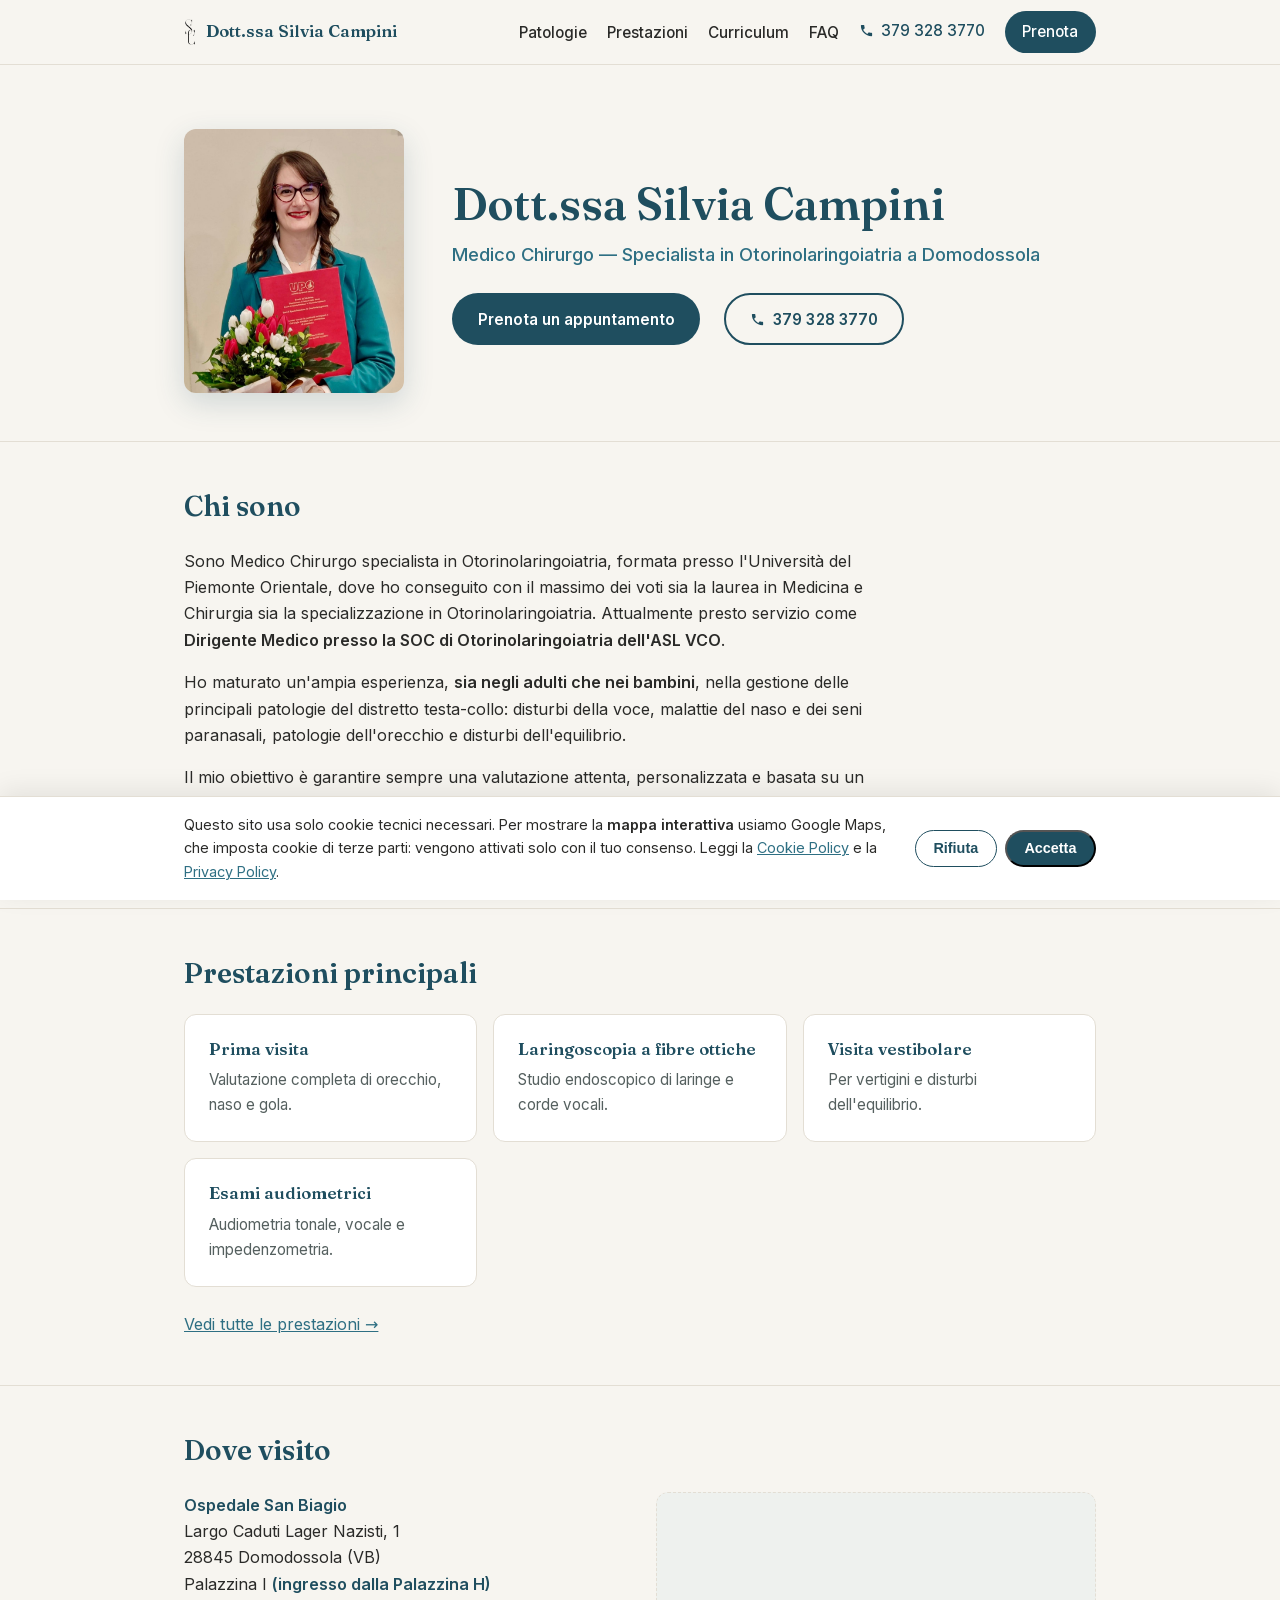
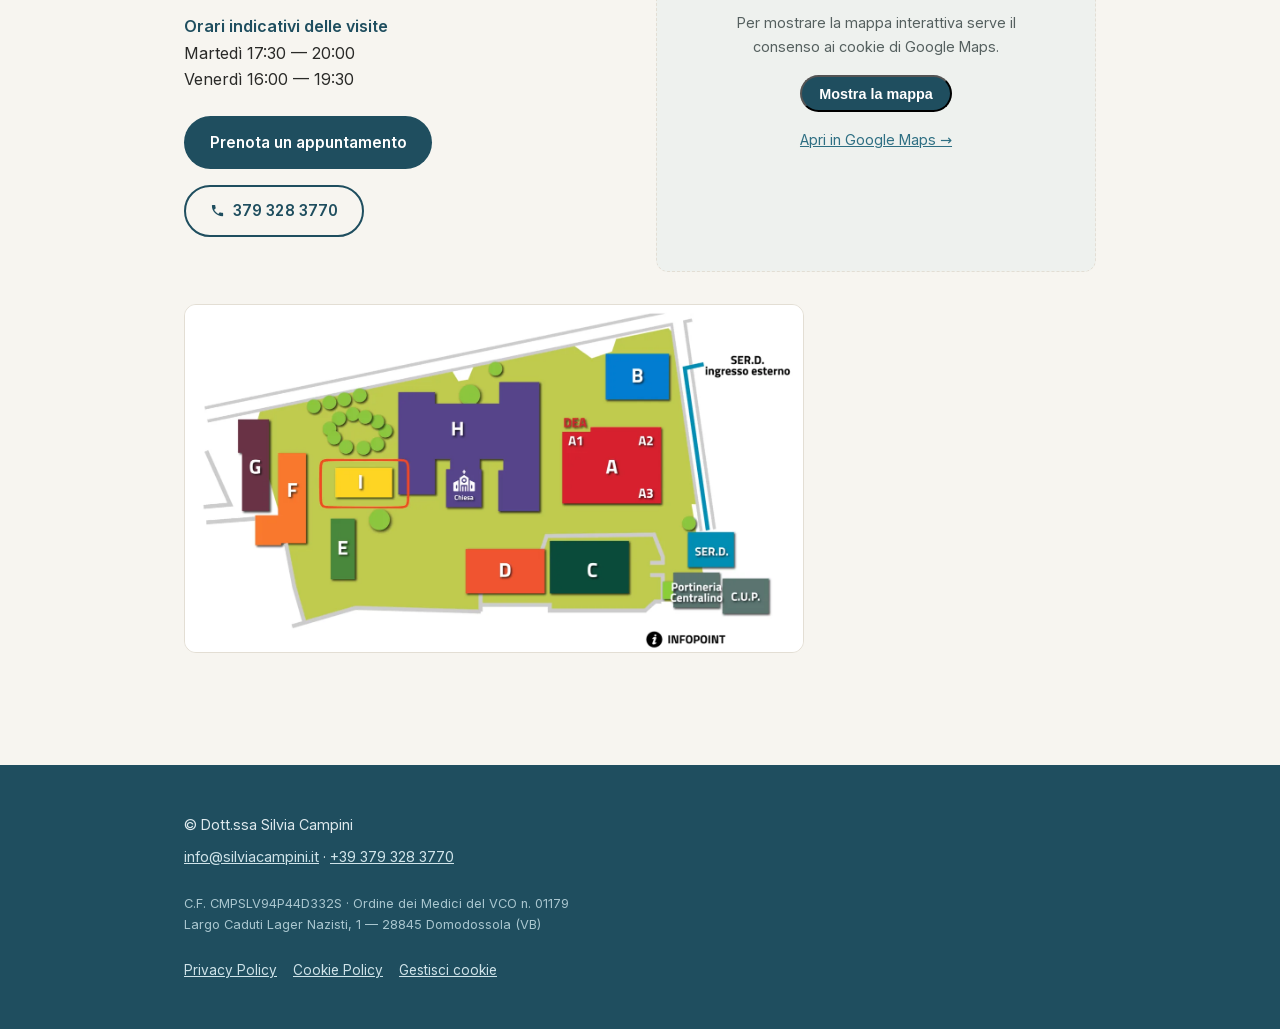
<file: index.html>
<!DOCTYPE html>
<html lang="it">
<head>
  <meta charset="UTF-8" />
  <meta name="viewport" content="width=device-width, initial-scale=1.0" />

  <title>Dott.ssa Silvia Campini — Otorino a Domodossola | Otorinolaringoiatra</title>
  <meta name="description" content="Dott.ssa Silvia Campini, otorino (otorinolaringoiatra) a Domodossola: visite otorinolaringoiatriche per orecchio, naso e gola, laringoscopia, esami audiometrici e visita vestibolare per vertigini. Prenota online." />
  <link rel="canonical" href="https://www.silviacampini.it/" />

  <!-- Anteprima social -->
  <meta property="og:title" content="Dott.ssa Silvia Campini — Otorino a Domodossola" />
  <meta property="og:description" content="Otorinolaringoiatra a Domodossola: visite per orecchio, naso e gola. Prenota una visita online." />
  <meta property="og:type" content="website" />
  <meta property="og:url" content="https://www.silviacampini.it/" />
  <meta property="og:locale" content="it_IT" />
  <meta property="og:image" content="https://www.silviacampini.it/assets/og-image.png" />
  <meta property="og:image:width" content="1200" />
  <meta property="og:image:height" content="630" />
  <meta property="og:image:alt" content="Dott.ssa Silvia Campini — Otorinolaringoiatra a Domodossola" />
  <meta property="og:site_name" content="Dott.ssa Silvia Campini" />
  <meta name="twitter:card" content="summary_large_image" />

  <link rel="icon" href="assets/favicon.svg" type="image/svg+xml" />
  <link rel="icon" type="image/png" href="assets/favicon.png" />
  <link rel="apple-touch-icon" href="assets/apple-touch-icon.png" />
  <link rel="preload" href="assets/fonts/inter-latin.woff2" as="font" type="font/woff2" crossorigin />
  <link rel="preload" href="assets/fonts/fraunces-latin.woff2" as="font" type="font/woff2" crossorigin />
  <link rel="stylesheet" href="css/style.css" />

  <!-- ===== DATI STRUTTURATI (JSON-LD) — aiutano Google a capire chi sei =====
       Tieni questi dati allineati con la tua scheda Google Business. -->
  <script type="application/ld+json">
  {
    "@context": "https://schema.org",
    "@type": "Physician",
    "@id": "https://www.silviacampini.it/#medico",
    "name": "Dott.ssa Silvia Campini",
    "medicalSpecialty": "Otolaryngologic",
    "url": "https://www.silviacampini.it/",
    "telephone": "+39 379 328 3770",
    "email": "info@silviacampini.it",
    "image": "https://www.silviacampini.it/assets/foto.jpg",
    "logo": "https://www.silviacampini.it/assets/logo.png",
    "address": {
      "@type": "PostalAddress",
      "streetAddress": "Largo Caduti Lager Nazisti, 1",
      "addressLocality": "Domodossola",
      "addressRegion": "VB",
      "postalCode": "28845",
      "addressCountry": "IT"
    },
    "geo": {
      "@type": "GeoCoordinates",
      "latitude": 46.1164116,
      "longitude": 8.2877576
    },
    "openingHoursSpecification": [
      { "@type": "OpeningHoursSpecification", "dayOfWeek": "https://schema.org/Tuesday", "opens": "17:30", "closes": "20:00" },
      { "@type": "OpeningHoursSpecification", "dayOfWeek": "https://schema.org/Friday", "opens": "16:00", "closes": "19:30" }
    ],
    "priceRange": "50 € – 130 €",
    "currenciesAccepted": "EUR",
    "hasMap": "https://maps.app.goo.gl/fF47L7jcWH36jLdj8",
    "sameAs": [
      "https://maps.google.com/?cid=3854132987038342603"
    ],
    "potentialAction": {
      "@type": "ReserveAction",
      "name": "Prenota una visita",
      "target": {
        "@type": "EntryPoint",
        "urlTemplate": "https://calendly.com/silvia-campini",
        "inLanguage": "it-IT",
        "actionPlatform": [
          "https://schema.org/DesktopWebPlatform",
          "https://schema.org/MobileWebPlatform"
        ]
      },
      "result": { "@type": "Reservation", "name": "Appuntamento con la Dott.ssa Silvia Campini" }
    },
    "areaServed": ["Domodossola", "Ossola", "Verbano-Cusio-Ossola", "Novara"],
    "knowsLanguage": [
      { "@type": "Language", "name": "Italiano", "alternateName": "it" },
      { "@type": "Language", "name": "Inglese", "alternateName": "en" },
      { "@type": "Language", "name": "Francese", "alternateName": "fr" },
      { "@type": "Language", "name": "Tedesco", "alternateName": "de" }
    ],
    "hospitalAffiliation": {
      "@type": "Hospital",
      "name": "Ospedale San Biagio",
      "address": {
        "@type": "PostalAddress",
        "streetAddress": "Largo Caduti Lager Nazisti, 1",
        "addressLocality": "Domodossola",
        "addressRegion": "VB",
        "postalCode": "28845",
        "addressCountry": "IT"
      }
    },
    "availableService": [
      { "@type": "MedicalProcedure", "name": "Prima visita otorinolaringoiatrica" },
      { "@type": "MedicalProcedure", "name": "Laringoscopia a fibre ottiche" },
      { "@type": "MedicalTest", "name": "Esame audiometrico tonale" },
      { "@type": "MedicalTest", "name": "Esame audiometrico vocale" },
      { "@type": "MedicalTest", "name": "Impedenzometria" },
      { "@type": "MedicalProcedure", "name": "Visita vestibolare" }
    ]
  }
  </script>
</head>

<body>
  <a class="skip-link" href="#main">Salta al contenuto</a>

  <!-- ============ HEADER (uguale in tutte le pagine) ============ -->
  <header class="site-header">
    <div class="container">
      <nav class="nav" data-nav aria-label="Navigazione principale">
        <a class="nav__brand" href="/"><img class="nav__logo" src="assets/monogramma.png" alt="" width="13" height="28" /><span>Dott.ssa Silvia Campini</span></a>
        <a class="nav__call" href="tel:+393793283770" aria-label="Telefona al 379 328 3770"><svg viewBox="0 0 24 24" width="15" height="15" fill="currentColor" aria-hidden="true"><path d="M6.6 10.8c1.4 2.8 3.8 5.1 6.6 6.6l2.2-2.2c.3-.3.7-.4 1-.2 1.1.4 2.4.6 3.6.6.6 0 1 .4 1 1V20c0 .6-.4 1-1 1-9.4 0-17-7.6-17-17 0-.6.4-1 1-1h3.5c.6 0 1 .4 1 1 0 1.3.2 2.5.6 3.6.1.4 0 .8-.2 1l-2.3 2.2z"/></svg></a>
        <button class="nav__toggle" data-nav-toggle aria-label="Apri il menu" aria-expanded="false">☰</button>
        <ul class="nav__links">
          <li><a href="patologie">Patologie</a></li>
          <li><a href="prestazioni">Prestazioni</a></li>
          <li><a href="cv">Curriculum</a></li>
          <li><a href="domande-frequenti">FAQ</a></li>
          <li><a class="nav__phone" href="tel:+393793283770"><svg viewBox="0 0 24 24" width="15" height="15" fill="currentColor" aria-hidden="true"><path d="M6.6 10.8c1.4 2.8 3.8 5.1 6.6 6.6l2.2-2.2c.3-.3.7-.4 1-.2 1.1.4 2.4.6 3.6.6.6 0 1 .4 1 1V20c0 .6-.4 1-1 1-9.4 0-17-7.6-17-17 0-.6.4-1 1-1h3.5c.6 0 1 .4 1 1 0 1.3.2 2.5.6 3.6.1.4 0 .8-.2 1l-2.3 2.2z"/></svg><span>379 328 3770</span></a></li>
          <li><a class="btn btn--sm" href="https://calendly.com/silvia-campini" target="_blank" rel="noopener">Prenota</a></li>
        </ul>
      </nav>
    </div>
  </header>

  <main id="main">

    <!-- ============ HERO ============ -->
    <div class="hero">
      <div class="container hero__grid">
        <img class="hero__photo" src="assets/foto.jpg" alt="Dott.ssa Silvia Campini" width="220" height="264" />
        <div>
          <h1>Dott.ssa Silvia Campini</h1>
          <p class="hero__role">Medico Chirurgo — Specialista in Otorinolaringoiatria a Domodossola</p>
          <div class="cta">
            <a class="btn" href="https://calendly.com/silvia-campini" target="_blank" rel="noopener">Prenota un appuntamento</a>
            <a class="cta__phone" href="tel:+393793283770"><svg viewBox="0 0 24 24" width="15" height="15" fill="currentColor" aria-hidden="true"><path d="M6.6 10.8c1.4 2.8 3.8 5.1 6.6 6.6l2.2-2.2c.3-.3.7-.4 1-.2 1.1.4 2.4.6 3.6.6.6 0 1 .4 1 1V20c0 .6-.4 1-1 1-9.4 0-17-7.6-17-17 0-.6.4-1 1-1h3.5c.6 0 1 .4 1 1 0 1.3.2 2.5.6 3.6.1.4 0 .8-.2 1l-2.3 2.2z"/></svg><span>379 328 3770</span></a>
          </div>
        </div>
      </div>
    </div>

    <!-- ============ CHI SONO ============ -->
    <section class="section" id="chi-sono">
      <div class="container">
        <h2>Chi sono</h2>
        <div class="prose">
          <p>
            Sono Medico Chirurgo specialista in Otorinolaringoiatria, formata presso l'Università
            del Piemonte Orientale, dove ho conseguito con il massimo dei voti sia la laurea in
            Medicina e Chirurgia sia la specializzazione in Otorinolaringoiatria. Attualmente presto
            servizio come <strong>Dirigente Medico presso la SOC di Otorinolaringoiatria
            dell'ASL VCO</strong>.
          </p>
          <p>
            Ho maturato un'ampia esperienza, <strong>sia negli adulti che nei bambini</strong>, nella gestione delle
            principali patologie del distretto testa-collo: disturbi della voce, malattie del naso e dei
            seni paranasali, patologie dell'orecchio e disturbi dell'equilibrio.
          </p>
          <p>
            Il mio obiettivo è garantire sempre una valutazione attenta, personalizzata e basata su un
            linguaggio chiaro, orientata al benessere del paziente e alla sua qualità di vita.
          </p>
          <p><a href="cv">Leggi il curriculum completo →</a></p>
        </div>
      </div>
    </section>

    <!-- ============ PRESTAZIONI (anteprima) ============ -->
    <section class="section" id="prestazioni">
      <div class="container">
        <h2>Prestazioni principali</h2>
        <div class="grid-cards">
          <article class="card"><h3>Prima visita</h3><p>Valutazione completa di orecchio, naso e gola.</p></article>
          <article class="card"><h3>Laringoscopia a fibre ottiche</h3><p>Studio endoscopico di laringe e corde vocali.</p></article>
          <article class="card"><h3>Visita vestibolare</h3><p>Per vertigini e disturbi dell'equilibrio.</p></article>
          <article class="card"><h3>Esami audiometrici</h3><p>Audiometria tonale, vocale e impedenzometria.</p></article>
        </div>
        <p style="margin-top: var(--sp-3);"><a href="prestazioni">Vedi tutte le prestazioni →</a></p>
      </div>
    </section>

    <!-- ============ DOVE VISITO ============ -->
    <section class="section" id="dove">
      <div class="container">
        <h2>Dove visito</h2>
        <div class="studio">
          <div class="studio__address prose">
            <p>
              <strong>Ospedale San Biagio</strong><br>
              Largo Caduti Lager Nazisti, 1<br>
              28845 Domodossola (VB)<br>
              Palazzina I <strong>(ingresso dalla Palazzina H)</strong>
            </p>
            <p>
              <strong>Orari indicativi delle visite</strong><br>
              Martedì 17:30 — 20:00<br>
              Venerdì 16:00 — 19:30
            </p>
            <div class="cta" style="margin-top: var(--sp-3);">
              <a class="btn" href="https://calendly.com/silvia-campini" target="_blank" rel="noopener">Prenota un appuntamento</a>
              <a class="cta__phone" href="tel:+393793283770"><svg viewBox="0 0 24 24" width="15" height="15" fill="currentColor" aria-hidden="true"><path d="M6.6 10.8c1.4 2.8 3.8 5.1 6.6 6.6l2.2-2.2c.3-.3.7-.4 1-.2 1.1.4 2.4.6 3.6.6.6 0 1 .4 1 1V20c0 .6-.4 1-1 1-9.4 0-17-7.6-17-17 0-.6.4-1 1-1h3.5c.6 0 1 .4 1 1 0 1.3.2 2.5.6 3.6.1.4 0 .8-.2 1l-2.3 2.2z"/></svg><span>379 328 3770</span></a>
            </div>
          </div>

          <!-- Mappa Google: caricata SOLO dopo il consenso ai cookie (vedi js/cookie-consent.js) -->
          <div class="studio__map map-embed" data-map-embed
               data-map-src="https://www.google.com/maps?q=46.1164116,8.2877576&z=15&hl=it&output=embed"
               data-map-title="Mappa Ospedale San Biagio, Domodossola">
            <div class="map-embed__placeholder">
              <p>Per mostrare la mappa interattiva serve il consenso ai cookie di Google Maps.</p>
              <button type="button" class="btn btn--sm" data-map-accept>Mostra la mappa</button>
              <p><a href="https://maps.app.goo.gl/fF47L7jcWH36jLdj8" target="_blank" rel="noopener">Apri in Google Maps →</a></p>
            </div>
          </div>
        </div>

        <!-- Piantina del comprensorio, a tutta larghezza: è il passaggio che serve
             davvero una volta arrivati, la Palazzina I è evidenziata in rosso. -->
        <figure class="campus-map">
          <img src="assets/palazzina-i.webp" alt="Piantina dell'Ospedale San Biagio con la Palazzina I (Poliambulatori) evidenziata in rosso"
               width="1400" height="787" loading="lazy" decoding="async" />
        </figure>
      </div>
    </section>

  </main>

  <!-- ============ FOOTER (uguale in tutte le pagine) ============ -->
  <footer class="site-footer">
    <div class="container footer__grid">
      <div>© Dott.ssa Silvia Campini</div>
      <div><a href="mailto:info@silviacampini.it">info@silviacampini.it</a> · <a href="tel:+393793283770">+39 379 328 3770</a></div>
      <div class="footer__legal">
        C.F. CMPSLV94P44D332S · Ordine dei Medici del VCO n. 01179<br>
        Largo Caduti Lager Nazisti, 1 — 28845 Domodossola (VB)
      </div>
      <div class="footer__links">
        <a href="privacy">Privacy Policy</a>
        <a href="cookie-policy">Cookie Policy</a>
        <a href="#" data-cookie-manage>Gestisci cookie</a>
      </div>
    </div>
  </footer>

  <script src="js/main.js" defer></script>
  <script src="js/cookie-consent.js" defer></script>
</body>
</html>
</file>
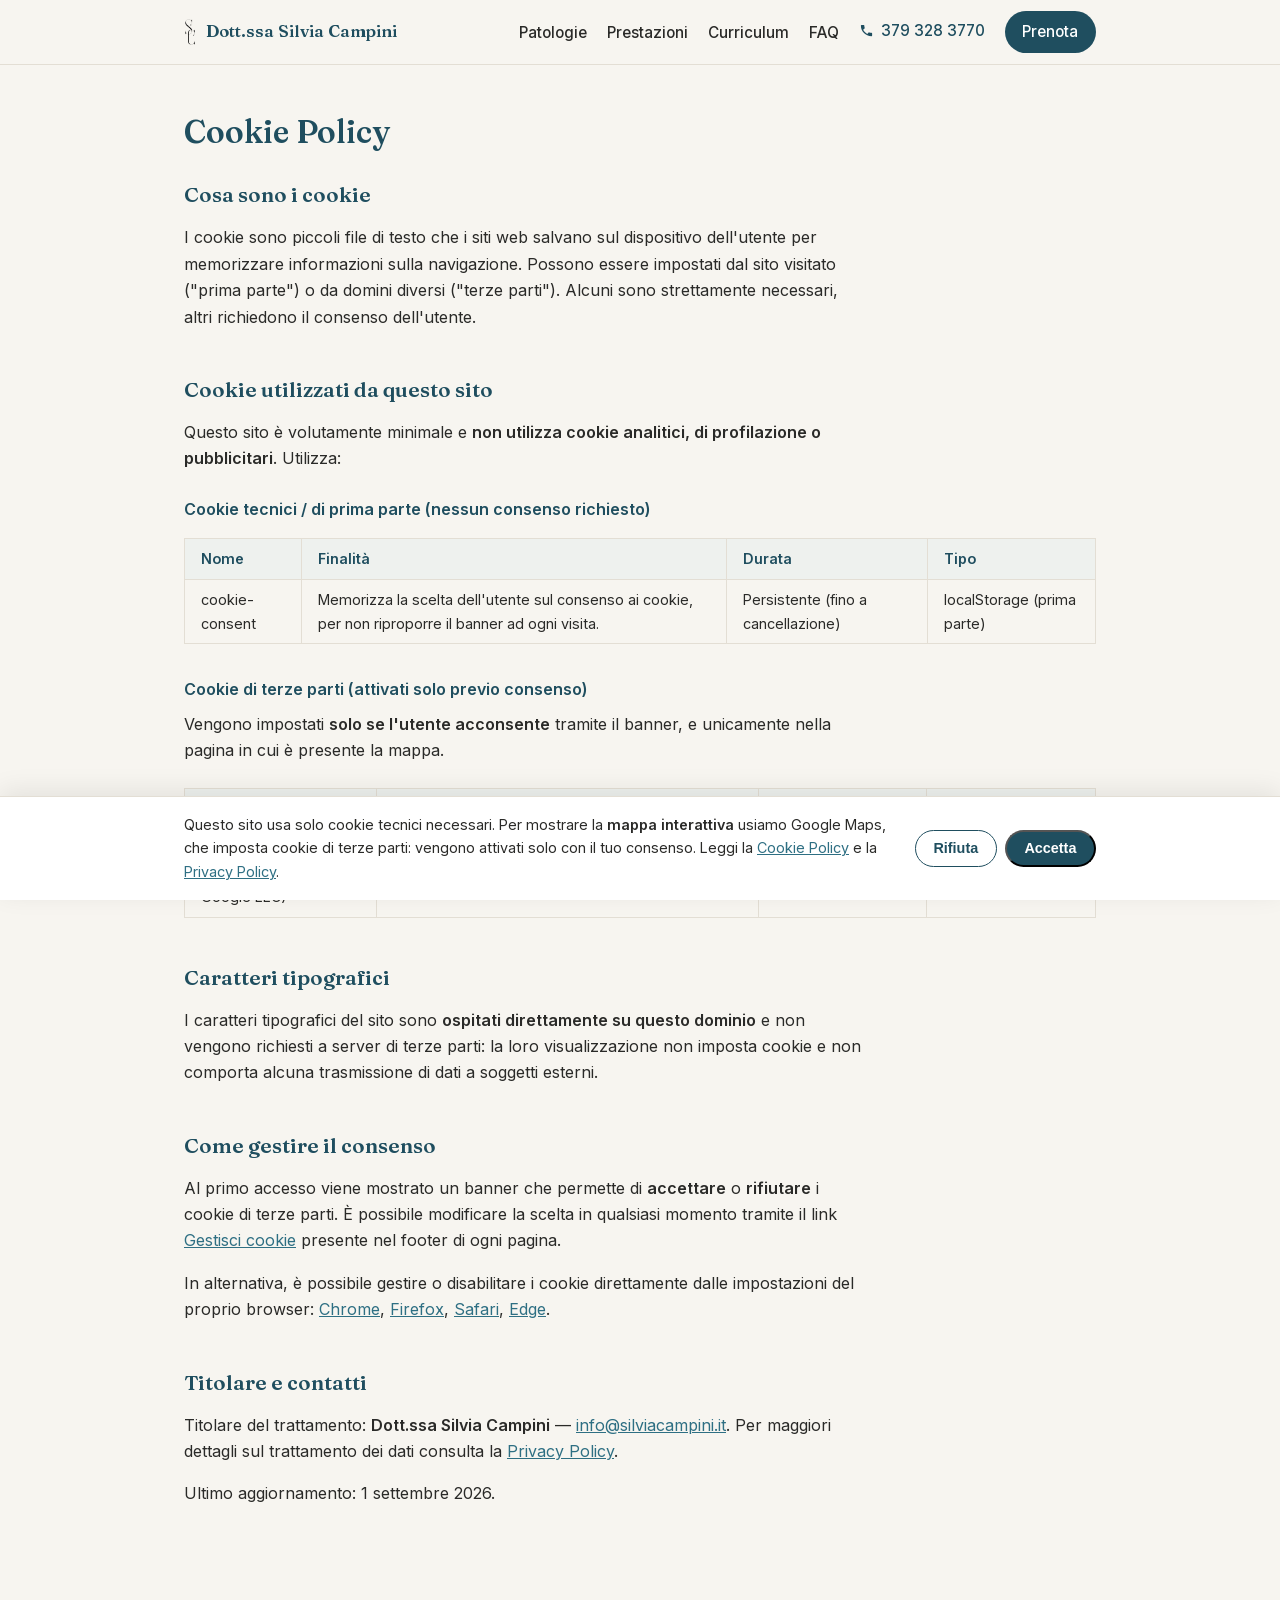
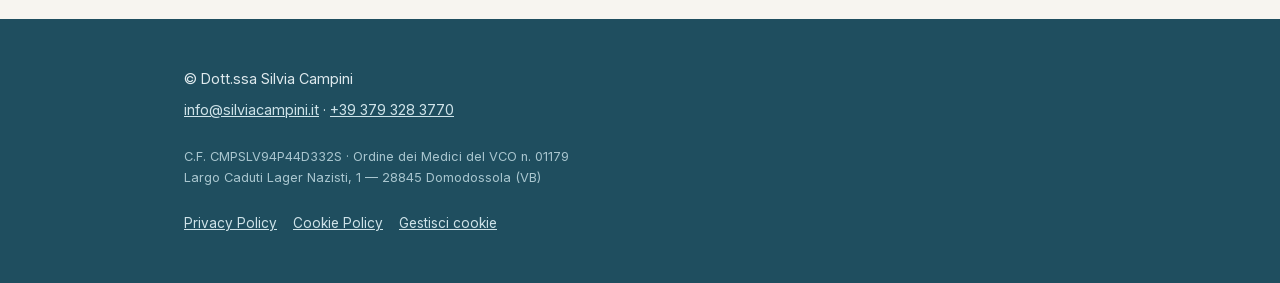
<file: cookie-policy.html>
<!DOCTYPE html>
<html lang="it">
<head>
  <meta charset="UTF-8" />
  <meta name="viewport" content="width=device-width, initial-scale=1.0" />

  <title>Cookie Policy — Dott.ssa Silvia Campini</title>
  <meta name="description" content="Informativa sull'uso dei cookie del sito della Dott.ssa Silvia Campini." />
  <meta name="robots" content="noindex, follow" />
  <link rel="canonical" href="https://www.silviacampini.it/cookie-policy" />

  <!-- Anteprima social (la pagina è noindex, ma il link può essere condiviso) -->
  <meta property="og:title" content="Cookie Policy — Dott.ssa Silvia Campini" />
  <meta property="og:description" content="Quali cookie usa il sito e come gestire il consenso." />
  <meta property="og:type" content="website" />
  <meta property="og:url" content="https://www.silviacampini.it/cookie-policy" />
  <meta property="og:locale" content="it_IT" />
  <meta property="og:image" content="https://www.silviacampini.it/assets/og-image.png" />
  <meta property="og:image:width" content="1200" />
  <meta property="og:image:height" content="630" />
  <meta property="og:image:alt" content="Dott.ssa Silvia Campini — Otorinolaringoiatra a Domodossola" />
  <meta property="og:site_name" content="Dott.ssa Silvia Campini" />
  <meta name="twitter:card" content="summary_large_image" />

  <link rel="icon" href="assets/favicon.svg" type="image/svg+xml" />
  <link rel="icon" type="image/png" href="assets/favicon.png" />
  <link rel="apple-touch-icon" href="assets/apple-touch-icon.png" />
  <link rel="preload" href="assets/fonts/inter-latin.woff2" as="font" type="font/woff2" crossorigin />
  <link rel="preload" href="assets/fonts/fraunces-latin.woff2" as="font" type="font/woff2" crossorigin />
  <link rel="stylesheet" href="css/style.css" />
</head>

<body>
  <a class="skip-link" href="#main">Salta al contenuto</a>

  <header class="site-header">
    <div class="container">
      <nav class="nav" data-nav aria-label="Navigazione principale">
        <a class="nav__brand" href="/"><img class="nav__logo" src="assets/monogramma.png" alt="" width="13" height="28" /><span>Dott.ssa Silvia Campini</span></a>
        <a class="nav__call" href="tel:+393793283770" aria-label="Telefona al 379 328 3770"><svg viewBox="0 0 24 24" width="15" height="15" fill="currentColor" aria-hidden="true"><path d="M6.6 10.8c1.4 2.8 3.8 5.1 6.6 6.6l2.2-2.2c.3-.3.7-.4 1-.2 1.1.4 2.4.6 3.6.6.6 0 1 .4 1 1V20c0 .6-.4 1-1 1-9.4 0-17-7.6-17-17 0-.6.4-1 1-1h3.5c.6 0 1 .4 1 1 0 1.3.2 2.5.6 3.6.1.4 0 .8-.2 1l-2.3 2.2z"/></svg></a>
        <button class="nav__toggle" data-nav-toggle aria-label="Apri il menu" aria-expanded="false">☰</button>
        <ul class="nav__links">
          <li><a href="patologie">Patologie</a></li>
          <li><a href="prestazioni">Prestazioni</a></li>
          <li><a href="cv">Curriculum</a></li>
          <li><a href="domande-frequenti">FAQ</a></li>
          <li><a class="nav__phone" href="tel:+393793283770"><svg viewBox="0 0 24 24" width="15" height="15" fill="currentColor" aria-hidden="true"><path d="M6.6 10.8c1.4 2.8 3.8 5.1 6.6 6.6l2.2-2.2c.3-.3.7-.4 1-.2 1.1.4 2.4.6 3.6.6.6 0 1 .4 1 1V20c0 .6-.4 1-1 1-9.4 0-17-7.6-17-17 0-.6.4-1 1-1h3.5c.6 0 1 .4 1 1 0 1.3.2 2.5.6 3.6.1.4 0 .8-.2 1l-2.3 2.2z"/></svg><span>379 328 3770</span></a></li>
          <li><a class="btn btn--sm" href="https://calendly.com/silvia-campini" target="_blank" rel="noopener">Prenota</a></li>
        </ul>
      </nav>
    </div>
  </header>

  <main id="main">
    <section class="section" style="border-top: 0;">
      <div class="container prose">
        <h2 style="font-size: 2rem;">Cookie Policy</h2>

        <h3 class="cv-heading">Cosa sono i cookie</h3>
        <p>I cookie sono piccoli file di testo che i siti web salvano sul dispositivo dell'utente per memorizzare informazioni sulla navigazione. Possono essere impostati dal sito visitato ("prima parte") o da domini diversi ("terze parti"). Alcuni sono strettamente necessari, altri richiedono il consenso dell'utente.</p>

        <h3 class="cv-heading">Cookie utilizzati da questo sito</h3>
        <p>Questo sito è volutamente minimale e <strong>non utilizza cookie analitici, di profilazione o pubblicitari</strong>. Utilizza:</p>

        <h4 style="margin: var(--sp-3) 0 var(--sp-1); color: var(--c-primary);">Cookie tecnici / di prima parte (nessun consenso richiesto)</h4>
        <div style="overflow-x: auto;">
          <table class="cookie-table">
            <thead>
              <tr><th>Nome</th><th>Finalità</th><th>Durata</th><th>Tipo</th></tr>
            </thead>
            <tbody>
              <tr>
                <td>cookie-consent</td>
                <td>Memorizza la scelta dell'utente sul consenso ai cookie, per non riproporre il banner ad ogni visita.</td>
                <td>Persistente (fino a cancellazione)</td>
                <td>localStorage (prima parte)</td>
              </tr>
            </tbody>
          </table>
        </div>

        <h4 style="margin: var(--sp-4) 0 var(--sp-1); color: var(--c-primary);">Cookie di terze parti (attivati solo previo consenso)</h4>
        <p>Vengono impostati <strong>solo se l'utente acconsente</strong> tramite il banner, e unicamente nella pagina in cui è presente la mappa.</p>
        <div style="overflow-x: auto;">
          <table class="cookie-table">
            <thead>
              <tr><th>Servizio</th><th>Finalità</th><th>Cookie tipici</th><th>Informativa</th></tr>
            </thead>
            <tbody>
              <tr>
                <td>Google Maps<br>(Google Ireland Ltd. / Google LLC)</td>
                <td>Visualizzazione della mappa interattiva con la sede in cui si svolgono le visite.</td>
                <td>NID, CONSENT, SOCS, ecc.</td>
                <td><a href="https://policies.google.com/technologies/cookies" target="_blank" rel="noopener">policies.google.com</a></td>
              </tr>
            </tbody>
          </table>
        </div>

        <h3 class="cv-heading">Caratteri tipografici</h3>
        <p>I caratteri tipografici del sito sono <strong>ospitati direttamente su questo dominio</strong> e non vengono richiesti a server di terze parti: la loro visualizzazione non imposta cookie e non comporta alcuna trasmissione di dati a soggetti esterni.</p>

        <h3 class="cv-heading">Come gestire il consenso</h3>
        <p>Al primo accesso viene mostrato un banner che permette di <strong>accettare</strong> o <strong>rifiutare</strong> i cookie di terze parti. È possibile modificare la scelta in qualsiasi momento tramite il link <a href="#" data-cookie-manage>Gestisci cookie</a> presente nel footer di ogni pagina.</p>
        <p>In alternativa, è possibile gestire o disabilitare i cookie direttamente dalle impostazioni del proprio browser:
          <a href="https://support.google.com/chrome/answer/95647?hl=it" target="_blank" rel="noopener">Chrome</a>,
          <a href="https://support.mozilla.org/it/kb/Attivare%20e%20disattivare%20i%20cookie" target="_blank" rel="noopener">Firefox</a>,
          <a href="https://support.apple.com/it-it/guide/safari/sfri11471/mac" target="_blank" rel="noopener">Safari</a>,
          <a href="https://support.microsoft.com/it-it/microsoft-edge" target="_blank" rel="noopener">Edge</a>.
        </p>

        <h3 class="cv-heading">Titolare e contatti</h3>
        <p>Titolare del trattamento: <strong>Dott.ssa Silvia Campini</strong> — <a href="mailto:info@silviacampini.it">info@silviacampini.it</a>. Per maggiori dettagli sul trattamento dei dati consulta la <a href="privacy">Privacy Policy</a>.</p>
        <p>Ultimo aggiornamento: 1 settembre 2026.</p>
      </div>
    </section>
  </main>

  <footer class="site-footer">
    <div class="container footer__grid">
      <div>© Dott.ssa Silvia Campini</div>
      <div><a href="mailto:info@silviacampini.it">info@silviacampini.it</a> · <a href="tel:+393793283770">+39 379 328 3770</a></div>
      <div class="footer__legal">
        C.F. CMPSLV94P44D332S · Ordine dei Medici del VCO n. 01179<br>
        Largo Caduti Lager Nazisti, 1 — 28845 Domodossola (VB)
      </div>
      <div class="footer__links">
        <a href="privacy">Privacy Policy</a>
        <a href="cookie-policy">Cookie Policy</a>
        <a href="#" data-cookie-manage>Gestisci cookie</a>
      </div>
    </div>
  </footer>

  <script src="js/main.js" defer></script>
  <script src="js/cookie-consent.js" defer></script>
</body>
</html>
</file>
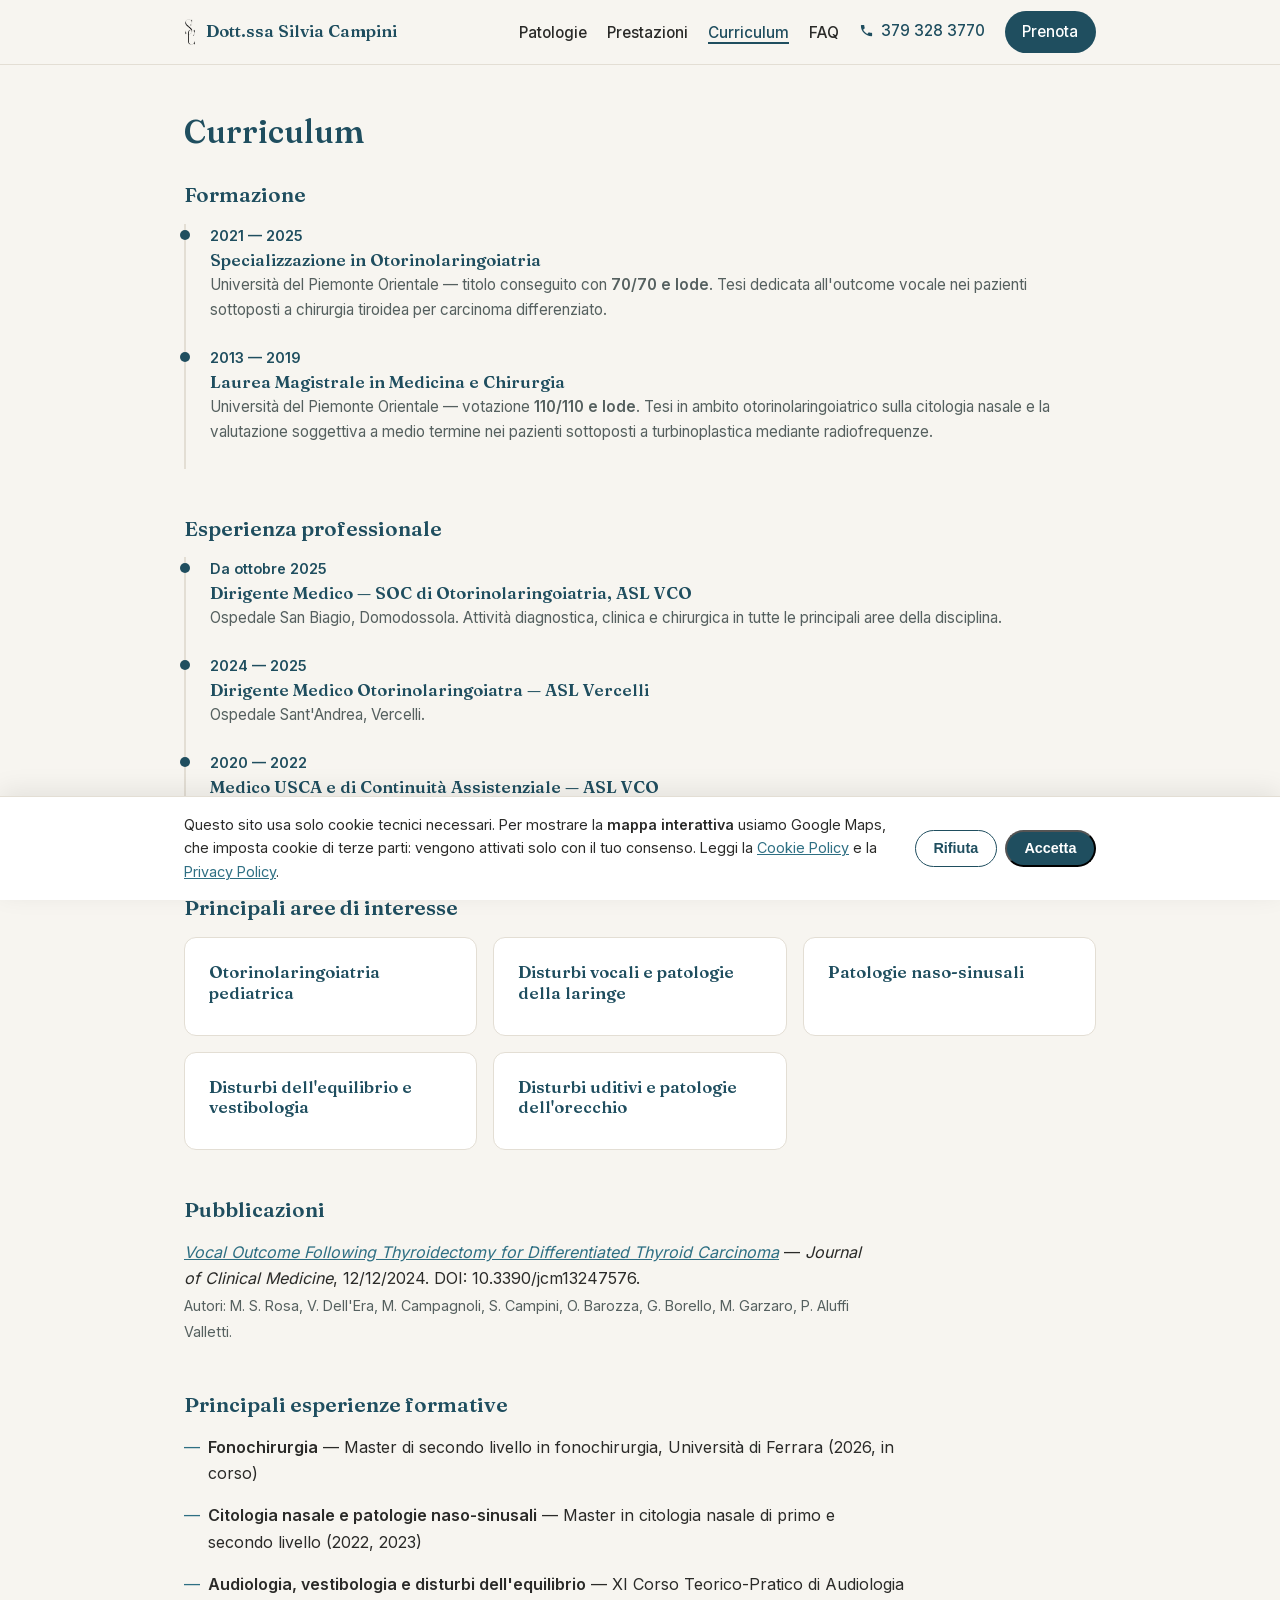
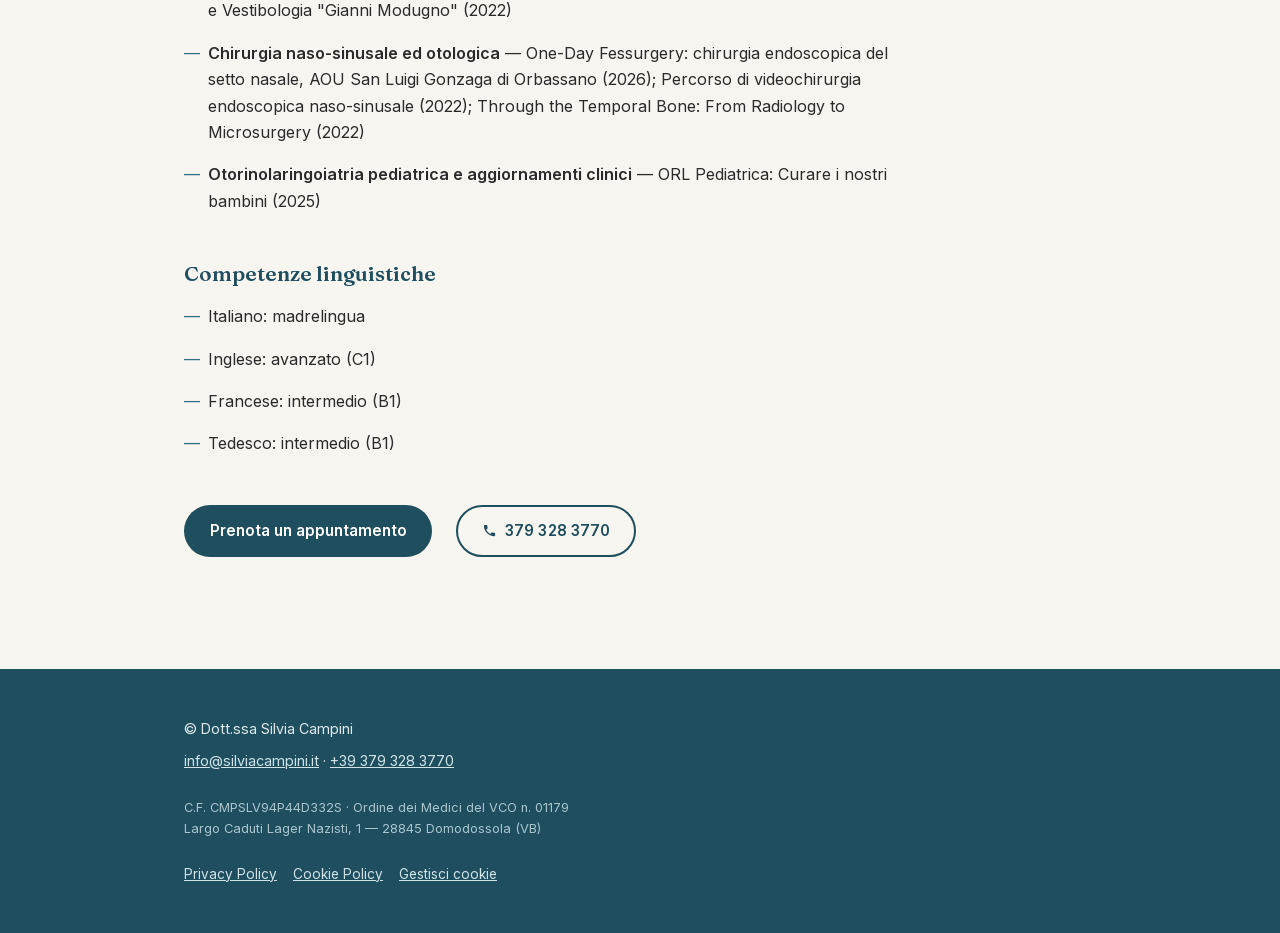
<file: cv.html>
<!DOCTYPE html>
<html lang="it">
<head>
  <meta charset="UTF-8" />
  <meta name="viewport" content="width=device-width, initial-scale=1.0" />

  <title>Curriculum — Dott.ssa Silvia Campini | Otorinolaringoiatra Domodossola</title>
  <meta name="description" content="Formazione, esperienza professionale, pubblicazioni e competenze della Dott.ssa Silvia Campini, specialista in Otorinolaringoiatria." />
  <link rel="canonical" href="https://www.silviacampini.it/cv" />

  <!-- Anteprima social -->
  <meta property="og:title" content="Curriculum — Dott.ssa Silvia Campini" />
  <meta property="og:description" content="Formazione, esperienza professionale, pubblicazioni e aree di interesse della Dott.ssa Silvia Campini, otorinolaringoiatra." />
  <meta property="og:type" content="website" />
  <meta property="og:url" content="https://www.silviacampini.it/cv" />
  <meta property="og:locale" content="it_IT" />
  <meta property="og:image" content="https://www.silviacampini.it/assets/og-image.png" />
  <meta property="og:image:width" content="1200" />
  <meta property="og:image:height" content="630" />
  <meta property="og:image:alt" content="Dott.ssa Silvia Campini — Otorinolaringoiatra a Domodossola" />
  <meta property="og:site_name" content="Dott.ssa Silvia Campini" />
  <meta name="twitter:card" content="summary_large_image" />

  <link rel="icon" href="assets/favicon.svg" type="image/svg+xml" />
  <link rel="icon" type="image/png" href="assets/favicon.png" />
  <link rel="apple-touch-icon" href="assets/apple-touch-icon.png" />
  <link rel="preload" href="assets/fonts/inter-latin.woff2" as="font" type="font/woff2" crossorigin />
  <link rel="preload" href="assets/fonts/fraunces-latin.woff2" as="font" type="font/woff2" crossorigin />
  <link rel="stylesheet" href="css/style.css" />

  <!-- ===== DATI STRUTTURATI (JSON-LD) ===== -->
  <script type="application/ld+json">
  {
    "@context": "https://schema.org",
    "@graph": [
    {
      "@type": "ProfilePage",
      "@id": "https://www.silviacampini.it/cv#pagina",
      "url": "https://www.silviacampini.it/cv",
      "name": "Curriculum — Dott.ssa Silvia Campini",
      "inLanguage": "it-IT",
      "mainEntity": { "@id": "https://www.silviacampini.it/#medico" }
    },
    {
      "@type": "Physician",
      "@id": "https://www.silviacampini.it/#medico",
      "name": "Dott.ssa Silvia Campini",
      "medicalSpecialty": "Otolaryngologic",
      "url": "https://www.silviacampini.it/",
      "alumniOf": {
        "@type": "CollegeOrUniversity",
        "name": "Università del Piemonte Orientale"
      },
      "worksFor": {
        "@type": "MedicalOrganization",
        "name": "ASL VCO — SOC di Otorinolaringoiatria",
        "address": {
          "@type": "PostalAddress",
          "streetAddress": "Largo Caduti Lager Nazisti, 1",
          "addressLocality": "Domodossola",
          "addressRegion": "VB",
          "postalCode": "28845",
          "addressCountry": "IT"
        }
      },
      "knowsAbout": [
        "Otorinolaringoiatria pediatrica",
        "Disturbi della voce e patologie della laringe",
        "Patologie naso-sinusali",
        "Disturbi dell'equilibrio e vestibologia",
        "Disturbi uditivi e patologie dell'orecchio"
      ]
    },
    {
      "@type": "BreadcrumbList",
      "itemListElement": [
        { "@type": "ListItem", "position": 1, "name": "Home", "item": "https://www.silviacampini.it/" },
        { "@type": "ListItem", "position": 2, "name": "Curriculum", "item": "https://www.silviacampini.it/cv" }
      ]
    }
    ]
  }
  </script>
</head>

<body>
  <a class="skip-link" href="#main">Salta al contenuto</a>

  <!-- ============ HEADER ============ -->
  <header class="site-header">
    <div class="container">
      <nav class="nav" data-nav aria-label="Navigazione principale">
        <a class="nav__brand" href="/"><img class="nav__logo" src="assets/monogramma.png" alt="" width="13" height="28" /><span>Dott.ssa Silvia Campini</span></a>
        <a class="nav__call" href="tel:+393793283770" aria-label="Telefona al 379 328 3770"><svg viewBox="0 0 24 24" width="15" height="15" fill="currentColor" aria-hidden="true"><path d="M6.6 10.8c1.4 2.8 3.8 5.1 6.6 6.6l2.2-2.2c.3-.3.7-.4 1-.2 1.1.4 2.4.6 3.6.6.6 0 1 .4 1 1V20c0 .6-.4 1-1 1-9.4 0-17-7.6-17-17 0-.6.4-1 1-1h3.5c.6 0 1 .4 1 1 0 1.3.2 2.5.6 3.6.1.4 0 .8-.2 1l-2.3 2.2z"/></svg></a>
        <button class="nav__toggle" data-nav-toggle aria-label="Apri il menu" aria-expanded="false">☰</button>
        <ul class="nav__links">
          <li><a href="patologie">Patologie</a></li>
          <li><a href="prestazioni">Prestazioni</a></li>
          <li><a href="cv" aria-current="page">Curriculum</a></li>
          <li><a href="domande-frequenti">FAQ</a></li>
          <li><a class="nav__phone" href="tel:+393793283770"><svg viewBox="0 0 24 24" width="15" height="15" fill="currentColor" aria-hidden="true"><path d="M6.6 10.8c1.4 2.8 3.8 5.1 6.6 6.6l2.2-2.2c.3-.3.7-.4 1-.2 1.1.4 2.4.6 3.6.6.6 0 1 .4 1 1V20c0 .6-.4 1-1 1-9.4 0-17-7.6-17-17 0-.6.4-1 1-1h3.5c.6 0 1 .4 1 1 0 1.3.2 2.5.6 3.6.1.4 0 .8-.2 1l-2.3 2.2z"/></svg><span>379 328 3770</span></a></li>
          <li><a class="btn btn--sm" href="https://calendly.com/silvia-campini" target="_blank" rel="noopener">Prenota</a></li>
        </ul>
      </nav>
    </div>
  </header>

  <main id="main">
    <section class="section" style="border-top: 0;">
      <div class="container">
        <h1 class="page-title">Curriculum</h1>

        <!-- ===== FORMAZIONE ===== -->
        <h2 class="cv-heading">Formazione</h2>
        <ul class="timeline">
          <li>
            <div class="year">2021 — 2025</div>
            <h3>Specializzazione in Otorinolaringoiatria</h3>
            <p>Università del Piemonte Orientale — titolo conseguito con <strong>70/70 e lode</strong>.
               Tesi dedicata all'outcome vocale nei pazienti sottoposti a chirurgia tiroidea per carcinoma differenziato.</p>
          </li>
          <li>
            <div class="year">2013 — 2019</div>
            <h3>Laurea Magistrale in Medicina e Chirurgia</h3>
            <p>Università del Piemonte Orientale — votazione <strong>110/110 e lode</strong>.
               Tesi in ambito otorinolaringoiatrico sulla citologia nasale e la valutazione soggettiva a medio termine
               nei pazienti sottoposti a turbinoplastica mediante radiofrequenze.</p>
          </li>
        </ul>

        <!-- ===== ESPERIENZA ===== -->
        <h2 class="cv-heading">Esperienza professionale</h2>
        <ul class="timeline">
          <li>
            <div class="year">Da ottobre 2025</div>
            <h3>Dirigente Medico — SOC di Otorinolaringoiatria, ASL VCO</h3>
            <p>Ospedale San Biagio, Domodossola. Attività diagnostica, clinica e chirurgica in tutte le principali aree della disciplina.</p>
          </li>
          <li>
            <div class="year">2024 — 2025</div>
            <h3>Dirigente Medico Otorinolaringoiatra — ASL Vercelli</h3>
            <p>Ospedale Sant'Andrea, Vercelli.</p>
          </li>
          <li>
            <div class="year">2020 — 2022</div>
            <h3>Medico USCA e di Continuità Assistenziale — ASL VCO</h3>
            <p>Gestione di patologie acute, urgenze territoriali e assistenza domiciliare sul territorio.</p>
          </li>
        </ul>

        <!-- ===== AREE DI INTERESSE ===== -->
        <h2 class="cv-heading">Principali aree di interesse</h2>
        <div class="grid-cards">
          <article class="card"><h3>Otorinolaringoiatria pediatrica</h3></article>
          <article class="card"><h3>Disturbi vocali e patologie della laringe</h3></article>
          <article class="card"><h3>Patologie naso-sinusali</h3></article>
          <article class="card"><h3>Disturbi dell'equilibrio e vestibologia</h3></article>
          <article class="card"><h3>Disturbi uditivi e patologie dell'orecchio</h3></article>
        </div>

        <!-- ===== PUBBLICAZIONI ===== -->
        <h2 class="cv-heading">Pubblicazioni</h2>
        <div class="prose">
          <p>
            <a href="https://www.mdpi.com/2077-0383/13/24/7576" target="_blank" rel="noopener">
              <em>Vocal Outcome Following Thyroidectomy for Differentiated Thyroid Carcinoma</em></a> —
            <i>Journal of Clinical Medicine</i>, 12/12/2024. DOI: 10.3390/jcm13247576.<br>
            <span style="color: var(--c-text-muted); font-size: 0.9rem;">
              Autori: M. S. Rosa, V. Dell'Era, M. Campagnoli, S. Campini, O. Barozza, G. Borello, M. Garzaro, P. Aluffi Valletti.
            </span>
          </p>
        </div>

        <!-- ===== ESPERIENZE FORMATIVE ===== -->
        <h2 class="cv-heading">Principali esperienze formative</h2>
        <ul class="cv-list">
          <li><strong>Fonochirurgia</strong> — Master di secondo livello in fonochirurgia, Università di Ferrara (2026, in corso)</li>
          <li><strong>Citologia nasale e patologie naso-sinusali</strong> — Master in citologia nasale di primo e secondo livello (2022, 2023)</li>
          <li><strong>Audiologia, vestibologia e disturbi dell'equilibrio</strong> — XI Corso Teorico-Pratico di Audiologia e Vestibologia "Gianni Modugno" (2022)</li>
          <li><strong>Chirurgia naso-sinusale ed otologica</strong> — One-Day Fessurgery: chirurgia endoscopica del setto nasale, AOU San Luigi Gonzaga di Orbassano (2026); Percorso di videochirurgia endoscopica naso-sinusale (2022); Through the Temporal Bone: From Radiology to Microsurgery (2022)</li>
          <li><strong>Otorinolaringoiatria pediatrica e aggiornamenti clinici</strong> — ORL Pediatrica: Curare i nostri bambini (2025)</li>
        </ul>

        <!-- ===== LINGUE ===== -->
        <h2 class="cv-heading">Competenze linguistiche</h2>
        <ul class="cv-list">
          <li>Italiano: madrelingua</li>
          <li>Inglese: avanzato (C1)</li>
          <li>Francese: intermedio (B1)</li>
          <li>Tedesco: intermedio (B1)</li>
        </ul>

        <div class="cta cta--end">
          <a class="btn" href="https://calendly.com/silvia-campini" target="_blank" rel="noopener">Prenota un appuntamento</a>
          <a class="cta__phone" href="tel:+393793283770"><svg viewBox="0 0 24 24" width="15" height="15" fill="currentColor" aria-hidden="true"><path d="M6.6 10.8c1.4 2.8 3.8 5.1 6.6 6.6l2.2-2.2c.3-.3.7-.4 1-.2 1.1.4 2.4.6 3.6.6.6 0 1 .4 1 1V20c0 .6-.4 1-1 1-9.4 0-17-7.6-17-17 0-.6.4-1 1-1h3.5c.6 0 1 .4 1 1 0 1.3.2 2.5.6 3.6.1.4 0 .8-.2 1l-2.3 2.2z"/></svg><span>379 328 3770</span></a>
        </div>
      </div>
    </section>
  </main>

  <!-- ============ FOOTER ============ -->
  <footer class="site-footer">
    <div class="container footer__grid">
      <div>© Dott.ssa Silvia Campini</div>
      <div><a href="mailto:info@silviacampini.it">info@silviacampini.it</a> · <a href="tel:+393793283770">+39 379 328 3770</a></div>
      <div class="footer__legal">
        C.F. CMPSLV94P44D332S · Ordine dei Medici del VCO n. 01179<br>
        Largo Caduti Lager Nazisti, 1 — 28845 Domodossola (VB)
      </div>
      <div class="footer__links">
        <a href="privacy">Privacy Policy</a>
        <a href="cookie-policy">Cookie Policy</a>
        <a href="#" data-cookie-manage>Gestisci cookie</a>
      </div>
    </div>
  </footer>

  <script src="js/main.js" defer></script>
  <script src="js/cookie-consent.js" defer></script>
</body>
</html>
</file>
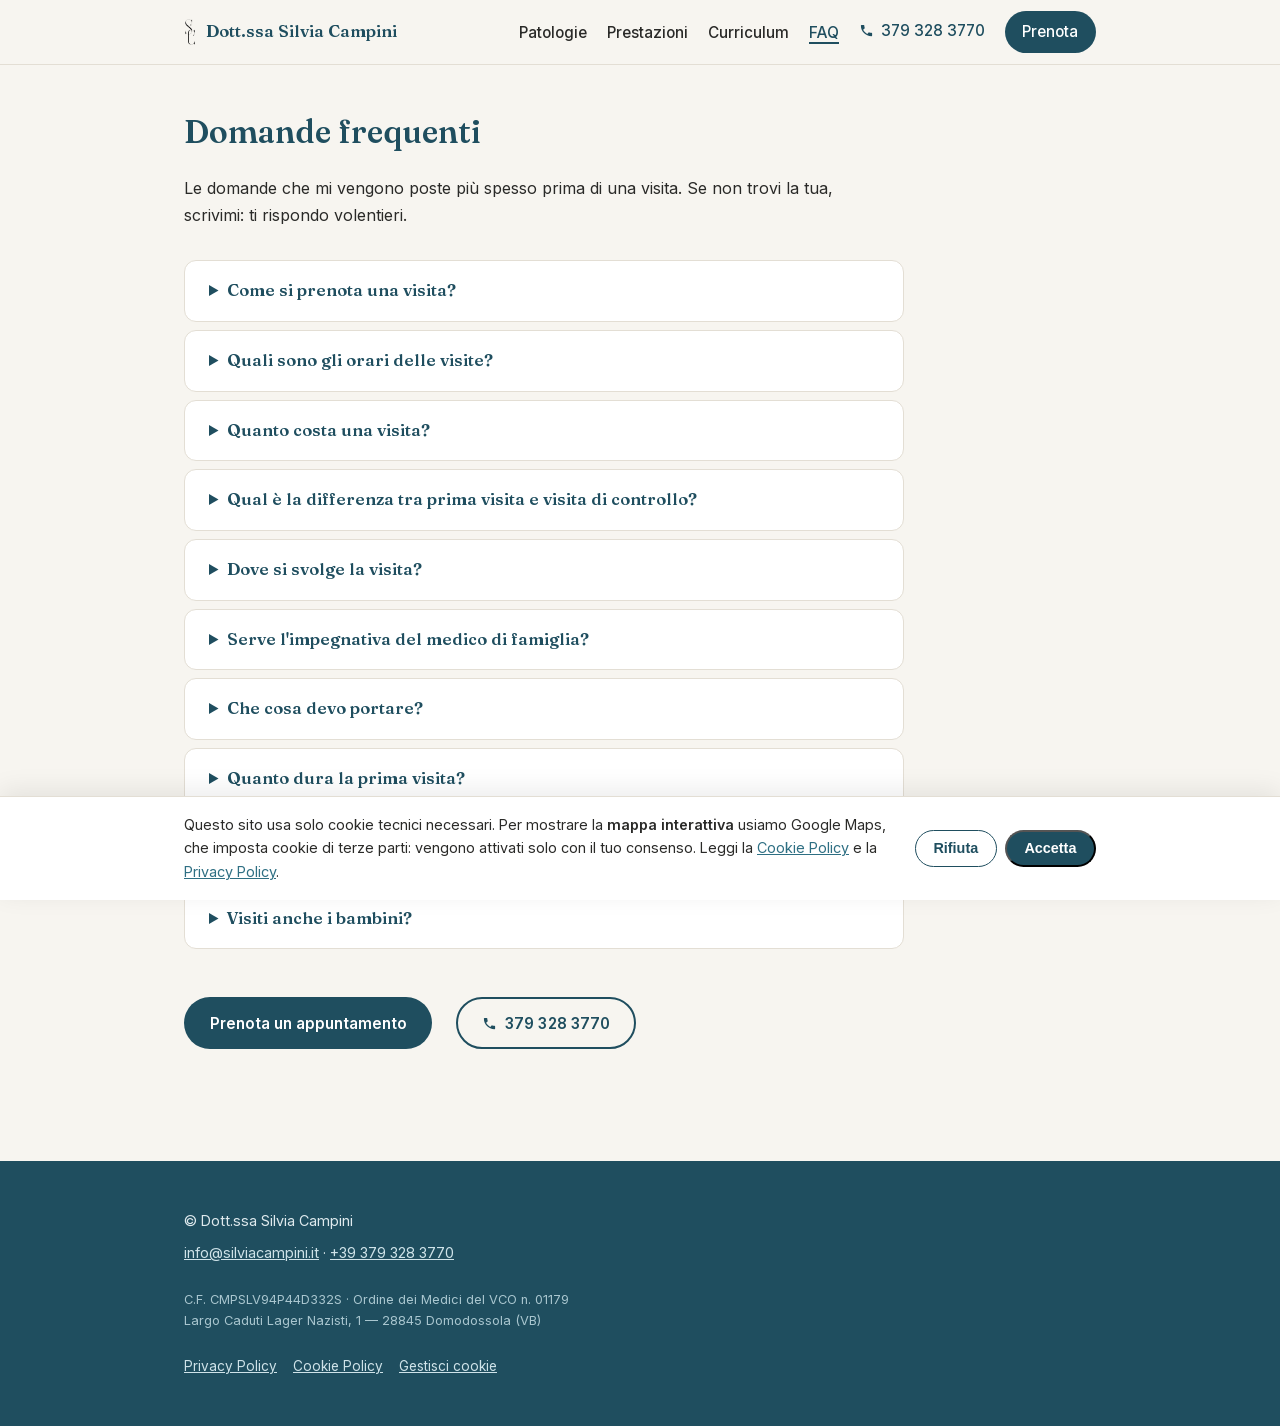
<file: domande-frequenti.html>
<!DOCTYPE html>
<html lang="it">
<head>
  <meta charset="UTF-8" />
  <meta name="viewport" content="width=device-width, initial-scale=1.0" />

  <title>Domande frequenti — Visita otorinolaringoiatrica a Domodossola | Dott.ssa Silvia Campini</title>
  <meta name="description" content="Come prenotare senza passare dal CUP, orari, costi, dove si svolge la visita e cosa portare. Le risposte alle domande più frequenti." />
  <link rel="canonical" href="https://www.silviacampini.it/domande-frequenti" />

  <!-- Anteprima social -->
  <meta property="og:title" content="Domande frequenti sulla visita" />
  <meta property="og:description" content="Prenotazione, orari, costi, cosa portare e come si svolgono gli esami. Dott.ssa Silvia Campini, otorinolaringoiatra a Domodossola." />
  <meta property="og:type" content="article" />
  <meta property="og:url" content="https://www.silviacampini.it/domande-frequenti" />
  <meta property="og:locale" content="it_IT" />
  <meta property="og:image" content="https://www.silviacampini.it/assets/og-image.png" />
  <meta property="og:image:width" content="1200" />
  <meta property="og:image:height" content="630" />
  <meta property="og:image:alt" content="Dott.ssa Silvia Campini — Otorinolaringoiatra a Domodossola" />
  <meta property="og:site_name" content="Dott.ssa Silvia Campini" />
  <meta name="twitter:card" content="summary_large_image" />

  <link rel="icon" href="assets/favicon.svg" type="image/svg+xml" />
  <link rel="icon" type="image/png" href="assets/favicon.png" />
  <link rel="apple-touch-icon" href="assets/apple-touch-icon.png" />
  <link rel="preload" href="assets/fonts/inter-latin.woff2" as="font" type="font/woff2" crossorigin />
  <link rel="preload" href="assets/fonts/fraunces-latin.woff2" as="font" type="font/woff2" crossorigin />
  <link rel="stylesheet" href="css/style.css" />

  <!-- ===== DATI STRUTTURATI (JSON-LD) ===== -->
  <script type="application/ld+json">
  {
    "@context": "https://schema.org",
    "@graph": [
      {
        "@type": "FAQPage",
        "@id": "https://www.silviacampini.it/domande-frequenti#faq",
        "url": "https://www.silviacampini.it/domande-frequenti",
        "name": "Domande frequenti sulla visita otorinolaringoiatrica",
        "inLanguage": "it-IT",
        "lastReviewed": "2026-09-29",
        "about": {
          "@id": "https://www.silviacampini.it/#medico"
        },
        "mainEntity": [
          {
            "@type": "Question",
            "name": "Come si prenota una visita?",
            "acceptedAnswer": {
              "@type": "Answer",
              "text": "Il modo più rapido è il calendario online, che mostra le disponibilità reali e conferma subito l'appuntamento. In alternativa puoi scrivermi su WhatsApp, mandarmi una mail a info@silviacampini.it o telefonarmi al +39 379 328 3770.Non è necessario passare dal CUP: per fissare un appuntamento basta contattarmi direttamente, anche al di fuori degli orari di visita. Se però preferisci, puoi prenotare anche chiamando il CUP e chiedendo di me."
            }
          },
          {
            "@type": "Question",
            "name": "Quali sono gli orari delle visite?",
            "acceptedAnswer": {
              "@type": "Answer",
              "text": "Gli orari abituali sono il martedì dalle 17:30 alle 20:00 e il venerdì dalle 16:00 alle 19:30. Le disponibilità aggiornate sono sempre sul calendario online. Per prenotare o chiedere informazioni puoi scrivere o telefonare anche fuori da questi orari."
            }
          },
          {
            "@type": "Question",
            "name": "Quanto costa una visita?",
            "acceptedAnswer": {
              "@type": "Answer",
              "text": "La prima visita otorinolaringoiatrica costa 130 € e la visita di controllo 100 €. Gli esami strumentali vanno da 50 € a 130 € a seconda della prestazione: trovi l'elenco completo con i singoli importi.Quando prenoti indichi il motivo per cui vieni e vedi subito l'importo corrispondente. L'importo finale è quello della prestazione effettivamente eseguita — se per esempio un esame richiede anche la visita, vale quella — e in ogni caso lo sai prima dell'appuntamento, non dopo."
            }
          },
          {
            "@type": "Question",
            "name": "Qual è la differenza tra prima visita e visita di controllo?",
            "acceptedAnswer": {
              "@type": "Answer",
              "text": "La visita di controllo vale se hai già fatto una visita con me nei mesi precedenti e serve a seguire l'andamento di una situazione già valutata. In tutti gli altri casi, anche per un disturbo nuovo, si tratta di una prima visita."
            }
          },
          {
            "@type": "Question",
            "name": "Dove si svolge la visita?",
            "acceptedAnswer": {
              "@type": "Answer",
              "text": "All'Ospedale San Biagio di Domodossola, Largo Caduti Lager Nazisti 1, nella Palazzina I (ingresso dalla Palazzina H). In home page trovi la piantina del comprensorio con la palazzina evidenziata e la mappa per arrivare."
            }
          },
          {
            "@type": "Question",
            "name": "Serve l'impegnativa del medico di famiglia?",
            "acceptedAnswer": {
              "@type": "Answer",
              "text": "No: le visite sono in libera professione e l'impegnativa non serve. È invece utile portare la documentazione clinica che riguarda il disturbo per cui vieni."
            }
          },
          {
            "@type": "Question",
            "name": "Che cosa devo portare?",
            "acceptedAnswer": {
              "@type": "Answer",
              "text": "Un documento di identità, la tessera sanitaria ed eventuale documentazione clinica ed esami già eseguiti che riguardano il disturbo per cui vieni: audiometrie, TAC o risonanze, referti di visite specialistiche, lettere di dimissione."
            }
          },
          {
            "@type": "Question",
            "name": "Quanto dura la prima visita?",
            "acceptedAnswer": {
              "@type": "Answer",
              "text": "Indicativamente 30 minuti. Comprende il colloquio, l'esame di orecchio, naso e gola e, quando serve, gli approfondimenti eseguibili in ambulatorio nella stessa seduta."
            }
          },
          {
            "@type": "Question",
            "name": "La laringoscopia a fibre ottiche è dolorosa?",
            "acceptedAnswer": {
              "@type": "Answer",
              "text": "Non è dolorosa. Si esegue con un sottile strumento flessibile introdotto attraverso il naso; dura pochi minuti e si può tornare alle normali attività subito dopo."
            }
          },
          {
            "@type": "Question",
            "name": "Visiti anche i bambini?",
            "acceptedAnswer": {
              "@type": "Answer",
              "text": "Sì. L'otorinolaringoiatria pediatrica è una delle mie aree di interesse: ipertrofia di adenoidi e tonsille, otiti ricorrenti, disturbi dell'udito e della respirazione nasale nel bambino."
            }
          }
        ]
      },
      {
        "@type": "BreadcrumbList",
        "itemListElement": [
          {
            "@type": "ListItem",
            "position": 1,
            "name": "Home",
            "item": "https://www.silviacampini.it/"
          },
          {
            "@type": "ListItem",
            "position": 2,
            "name": "Domande frequenti",
            "item": "https://www.silviacampini.it/domande-frequenti"
          }
        ]
      }
    ]
  }
  </script>
</head>

<body>
  <a class="skip-link" href="#main">Salta al contenuto</a>

  <!-- ============ HEADER ============ -->
  <header class="site-header">
    <div class="container">
      <nav class="nav" data-nav aria-label="Navigazione principale">
        <a class="nav__brand" href="/"><img class="nav__logo" src="assets/monogramma.png" alt="" width="13" height="28" /><span>Dott.ssa Silvia Campini</span></a>
        <a class="nav__call" href="tel:+393793283770" aria-label="Telefona al 379 328 3770"><svg viewBox="0 0 24 24" width="15" height="15" fill="currentColor" aria-hidden="true"><path d="M6.6 10.8c1.4 2.8 3.8 5.1 6.6 6.6l2.2-2.2c.3-.3.7-.4 1-.2 1.1.4 2.4.6 3.6.6.6 0 1 .4 1 1V20c0 .6-.4 1-1 1-9.4 0-17-7.6-17-17 0-.6.4-1 1-1h3.5c.6 0 1 .4 1 1 0 1.3.2 2.5.6 3.6.1.4 0 .8-.2 1l-2.3 2.2z"/></svg></a>
        <button class="nav__toggle" data-nav-toggle aria-label="Apri il menu" aria-expanded="false">☰</button>
        <ul class="nav__links">
          <li><a href="patologie">Patologie</a></li>
          <li><a href="prestazioni">Prestazioni</a></li>
          <li><a href="cv">Curriculum</a></li>
          <li><a href="domande-frequenti" aria-current="page">FAQ</a></li>
          <li><a class="nav__phone" href="tel:+393793283770"><svg viewBox="0 0 24 24" width="15" height="15" fill="currentColor" aria-hidden="true"><path d="M6.6 10.8c1.4 2.8 3.8 5.1 6.6 6.6l2.2-2.2c.3-.3.7-.4 1-.2 1.1.4 2.4.6 3.6.6.6 0 1 .4 1 1V20c0 .6-.4 1-1 1-9.4 0-17-7.6-17-17 0-.6.4-1 1-1h3.5c.6 0 1 .4 1 1 0 1.3.2 2.5.6 3.6.1.4 0 .8-.2 1l-2.3 2.2z"/></svg><span>379 328 3770</span></a></li>
          <li><a class="btn btn--sm" href="https://calendly.com/silvia-campini" target="_blank" rel="noopener">Prenota</a></li>
        </ul>
      </nav>
    </div>
  </header>

  <main id="main">
    <section class="section" style="border-top: 0;">
      <div class="container">
        <h1 class="page-title">Domande frequenti</h1>
        <div class="prose">
          <p>Le domande che mi vengono poste più spesso prima di una visita. Se non trovi la tua,
             scrivimi: ti rispondo volentieri.</p>
        </div>

        <div class="faq" style="margin-top: var(--sp-4);">
          <details>
            <summary>Come si prenota una visita?</summary>
            <p>Il modo più rapido è il <a href="https://calendly.com/silvia-campini" target="_blank" rel="noopener">calendario online</a>, che mostra le disponibilità reali e conferma subito l'appuntamento. In alternativa puoi scrivermi su <a href="https://wa.me/393793283770" target="_blank" rel="noopener">WhatsApp</a>, mandarmi una mail a <a href="mailto:info@silviacampini.it">info@silviacampini.it</a> o telefonarmi al <a href="tel:+393793283770">+39 379 328 3770</a>.</p><p><strong>Non è necessario passare dal CUP</strong>: per fissare un appuntamento basta contattarmi direttamente, anche al di fuori degli orari di visita. Se però preferisci, puoi prenotare anche chiamando il CUP e chiedendo di me.</p>
          </details>
          <details>
            <summary>Quali sono gli orari delle visite?</summary>
            <p>Gli orari abituali sono il <strong>martedì dalle 17:30 alle 20:00</strong> e il <strong>venerdì dalle 16:00 alle 19:30</strong>. Le disponibilità aggiornate sono sempre sul <a href="https://calendly.com/silvia-campini" target="_blank" rel="noopener">calendario online</a>. Per prenotare o chiedere informazioni puoi scrivere o telefonare anche fuori da questi orari.</p>
          </details>
          <details>
            <summary>Quanto costa una visita?</summary>
            <p>La prima visita otorinolaringoiatrica costa <strong>130 €</strong> e la visita di controllo <strong>100 €</strong>. Gli esami strumentali vanno da 50 € a 130 € a seconda della prestazione: trovi <a href="prestazioni">l'elenco completo con i singoli importi</a>.</p><p>Quando prenoti indichi il motivo per cui vieni e vedi subito l'importo corrispondente. L'importo finale è quello della prestazione effettivamente eseguita — se per esempio un esame richiede anche la visita, vale quella — e in ogni caso lo sai prima dell'appuntamento, non dopo.</p>
          </details>
          <details>
            <summary>Qual è la differenza tra prima visita e visita di controllo?</summary>
            <p>La <strong>visita di controllo</strong> vale se hai già fatto una visita con me nei mesi precedenti e serve a seguire l'andamento di una situazione già valutata. In tutti gli altri casi, anche per un disturbo nuovo, si tratta di una <strong>prima visita</strong>.</p>
          </details>
          <details>
            <summary>Dove si svolge la visita?</summary>
            <p>All'<strong>Ospedale San Biagio di Domodossola</strong>, Largo Caduti Lager Nazisti 1, nella <strong>Palazzina I (ingresso dalla Palazzina H)</strong>. In <a href="/#dove">home page</a> trovi la piantina del comprensorio con la palazzina evidenziata e la mappa per arrivare.</p>
          </details>
          <details>
            <summary>Serve l'impegnativa del medico di famiglia?</summary>
            <p>No: le visite sono in libera professione e l'impegnativa non serve. È invece utile portare la documentazione clinica che riguarda il disturbo per cui vieni.</p>
          </details>
          <details>
            <summary>Che cosa devo portare?</summary>
            <p>Un documento di identità, la tessera sanitaria ed eventuale <strong>documentazione clinica ed esami già eseguiti</strong> che riguardano il disturbo per cui vieni: audiometrie, TAC o risonanze, referti di visite specialistiche, lettere di dimissione.</p>
          </details>
          <details>
            <summary>Quanto dura la prima visita?</summary>
            <p>Indicativamente <strong>30 minuti</strong>. Comprende il colloquio, l'esame di orecchio, naso e gola e, quando serve, gli approfondimenti eseguibili in ambulatorio nella stessa seduta.</p>
          </details>
          <details>
            <summary>La laringoscopia a fibre ottiche è dolorosa?</summary>
            <p>Non è dolorosa. Si esegue con un sottile strumento flessibile introdotto attraverso il naso; dura pochi minuti e si può tornare alle normali attività subito dopo.</p>
          </details>
          <details>
            <summary>Visiti anche i bambini?</summary>
            <p>Sì. L'otorinolaringoiatria pediatrica è una delle mie aree di interesse: ipertrofia di adenoidi e tonsille, otiti ricorrenti, disturbi dell'udito e della respirazione nasale nel bambino.</p>
          </details>
        </div>

        <div class="cta cta--end">
          <a class="btn" href="https://calendly.com/silvia-campini" target="_blank" rel="noopener">Prenota un appuntamento</a>
          <a class="cta__phone" href="tel:+393793283770"><svg viewBox="0 0 24 24" width="15" height="15" fill="currentColor" aria-hidden="true"><path d="M6.6 10.8c1.4 2.8 3.8 5.1 6.6 6.6l2.2-2.2c.3-.3.7-.4 1-.2 1.1.4 2.4.6 3.6.6.6 0 1 .4 1 1V20c0 .6-.4 1-1 1-9.4 0-17-7.6-17-17 0-.6.4-1 1-1h3.5c.6 0 1 .4 1 1 0 1.3.2 2.5.6 3.6.1.4 0 .8-.2 1l-2.3 2.2z"/></svg><span>379 328 3770</span></a>
        </div>
      </div>
    </section>
  </main>

  <!-- ============ FOOTER ============ -->
  <footer class="site-footer">
    <div class="container footer__grid">
      <div>© Dott.ssa Silvia Campini</div>
      <div><a href="mailto:info@silviacampini.it">info@silviacampini.it</a> · <a href="tel:+393793283770">+39 379 328 3770</a></div>
      <div class="footer__legal">
        C.F. CMPSLV94P44D332S · Ordine dei Medici del VCO n. 01179<br>
        Largo Caduti Lager Nazisti, 1 — 28845 Domodossola (VB)
      </div>
      <div class="footer__links">
        <a href="privacy">Privacy Policy</a>
        <a href="cookie-policy">Cookie Policy</a>
        <a href="#" data-cookie-manage>Gestisci cookie</a>
      </div>
    </div>
  </footer>

  <script src="js/main.js" defer></script>
  <script src="js/cookie-consent.js" defer></script>
</body>
</html>
</file>
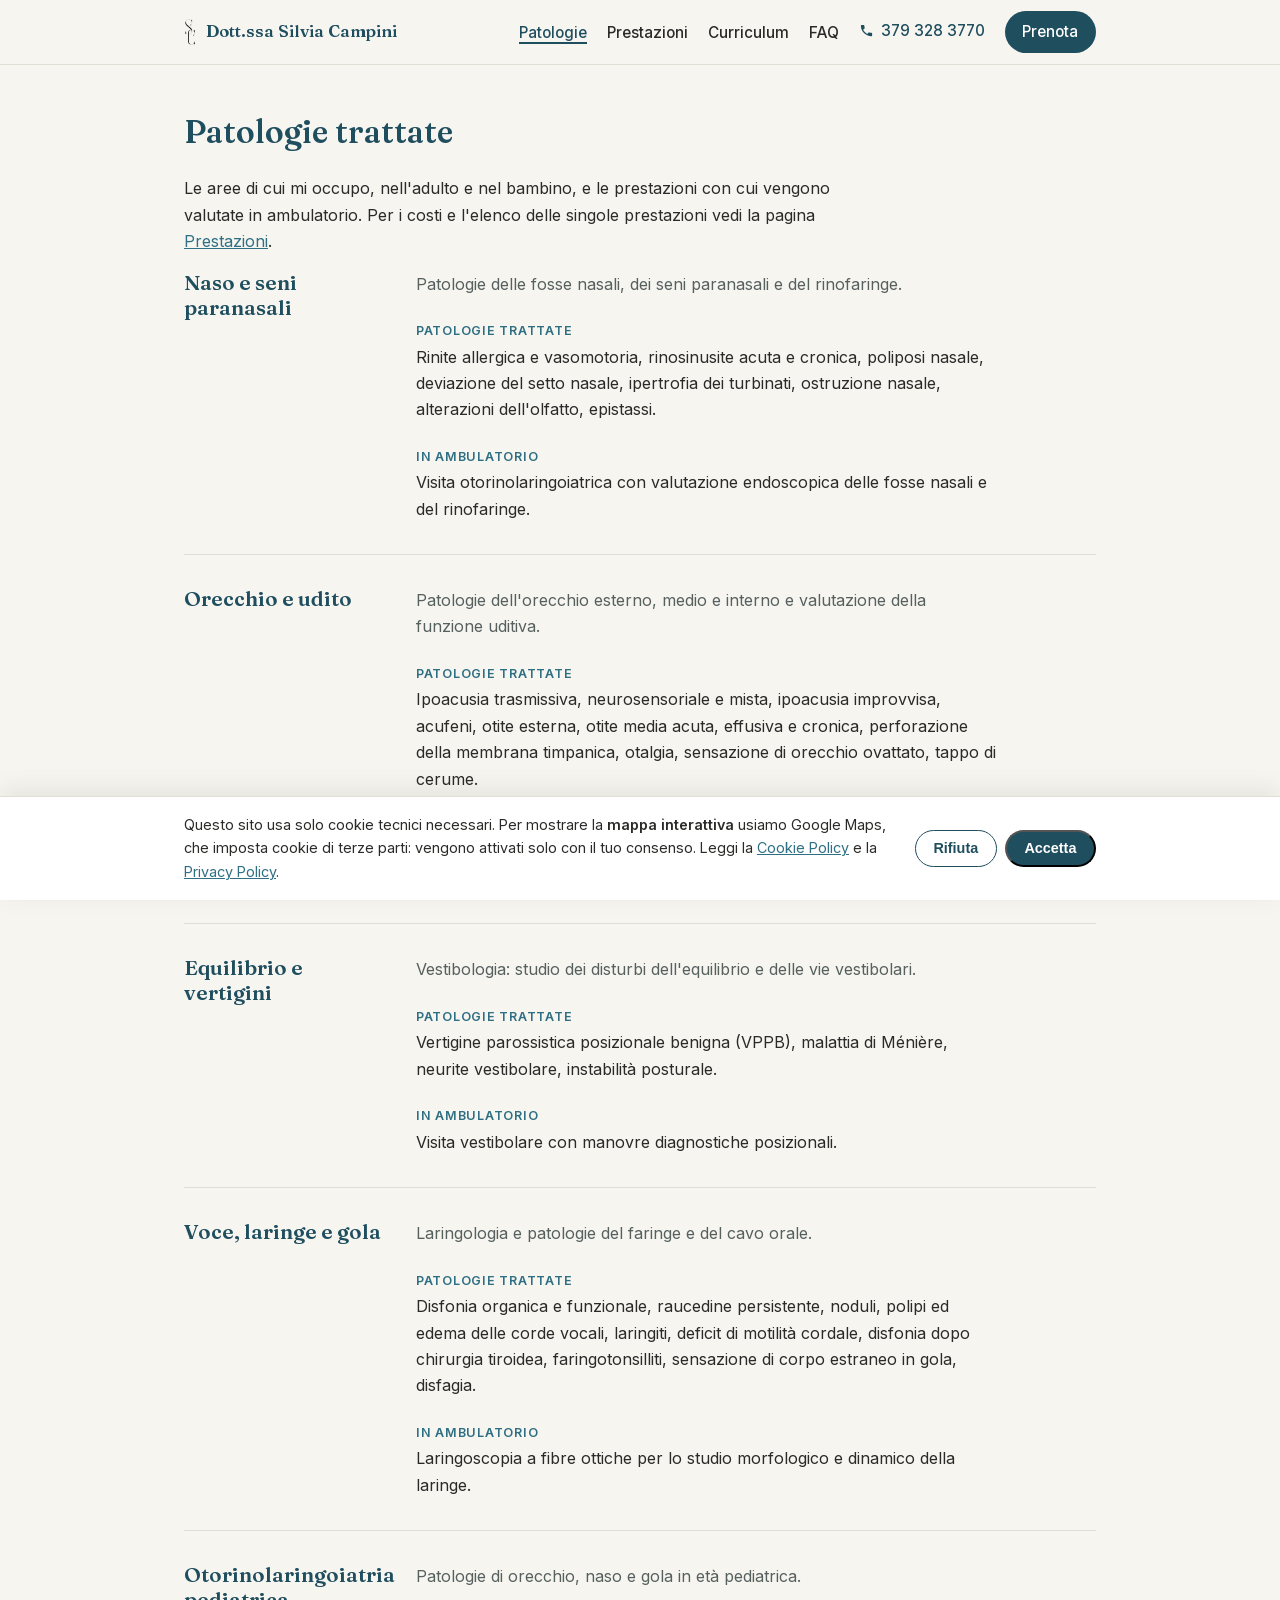
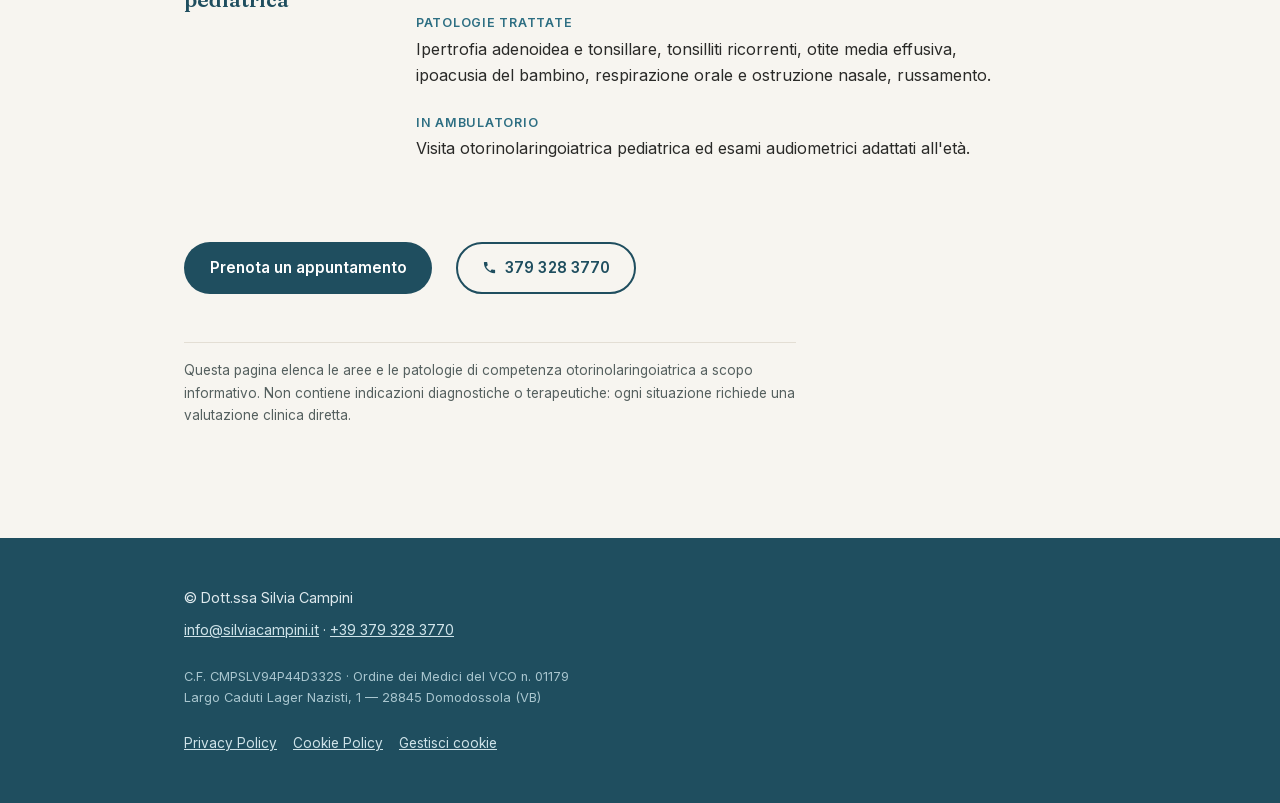
<file: patologie.html>
<!DOCTYPE html>
<html lang="it">
<head>
  <meta charset="UTF-8" />
  <meta name="viewport" content="width=device-width, initial-scale=1.0" />

  <title>Patologie trattate — Otorinolaringoiatra a Domodossola | Dott.ssa Silvia Campini</title>
  <meta name="description" content="Aree di competenza e patologie trattate: naso e seni paranasali, orecchio e udito, vertigini ed equilibrio, voce e laringe, otorinolaringoiatria pediatrica." />
  <link rel="canonical" href="https://www.silviacampini.it/patologie" />

  <!-- Anteprima social -->
  <meta property="og:title" content="Patologie trattate" />
  <meta property="og:description" content="Naso e seni paranasali, orecchio e udito, equilibrio, voce e laringe, otorinolaringoiatria pediatrica. Dott.ssa Silvia Campini, otorinolaringoiatra a Domodossola." />
  <meta property="og:type" content="article" />
  <meta property="og:url" content="https://www.silviacampini.it/patologie" />
  <meta property="og:locale" content="it_IT" />
  <meta property="og:image" content="https://www.silviacampini.it/assets/og-image.png" />
  <meta property="og:image:width" content="1200" />
  <meta property="og:image:height" content="630" />
  <meta property="og:image:alt" content="Dott.ssa Silvia Campini — Otorinolaringoiatra a Domodossola" />
  <meta property="og:site_name" content="Dott.ssa Silvia Campini" />
  <meta name="twitter:card" content="summary_large_image" />

  <link rel="icon" href="assets/favicon.svg" type="image/svg+xml" />
  <link rel="icon" type="image/png" href="assets/favicon.png" />
  <link rel="apple-touch-icon" href="assets/apple-touch-icon.png" />
  <link rel="preload" href="assets/fonts/inter-latin.woff2" as="font" type="font/woff2" crossorigin />
  <link rel="preload" href="assets/fonts/fraunces-latin.woff2" as="font" type="font/woff2" crossorigin />
  <link rel="stylesheet" href="css/style.css" />

  <!-- ===== DATI STRUTTURATI (JSON-LD) ===== -->
  <script type="application/ld+json">
  {
    "@context": "https://schema.org",
    "@graph": [
      {
        "@type": "MedicalWebPage",
        "@id": "https://www.silviacampini.it/patologie#pagina",
        "url": "https://www.silviacampini.it/patologie",
        "name": "Patologie trattate — Dott.ssa Silvia Campini",
        "description": "Aree di competenza otorinolaringoiatrica e patologie trattate: naso e seni paranasali, orecchio e udito, equilibrio, voce e laringe, otorinolaringoiatria pediatrica.",
        "inLanguage": "it-IT",
        "lastReviewed": "2026-09-29",
        "reviewedBy": {
          "@id": "https://www.silviacampini.it/#medico"
        },
        "author": {
          "@id": "https://www.silviacampini.it/#medico"
        },
        "about": {
          "@id": "https://www.silviacampini.it/#medico"
        },
        "specialty": "https://schema.org/Otolaryngologic",
        "audience": {
          "@type": "Patient"
        },
        "mainEntity": {
          "@type": "ItemList",
          "itemListElement": [
            {
              "@type": "ListItem",
              "position": 1,
              "name": "Naso e seni paranasali"
            },
            {
              "@type": "ListItem",
              "position": 2,
              "name": "Orecchio e udito"
            },
            {
              "@type": "ListItem",
              "position": 3,
              "name": "Equilibrio e vertigini"
            },
            {
              "@type": "ListItem",
              "position": 4,
              "name": "Voce, laringe e gola"
            },
            {
              "@type": "ListItem",
              "position": 5,
              "name": "Otorinolaringoiatria pediatrica"
            }
          ]
        }
      },
      {
        "@type": "BreadcrumbList",
        "itemListElement": [
          {
            "@type": "ListItem",
            "position": 1,
            "name": "Home",
            "item": "https://www.silviacampini.it/"
          },
          {
            "@type": "ListItem",
            "position": 2,
            "name": "Patologie trattate",
            "item": "https://www.silviacampini.it/patologie"
          }
        ]
      }
    ]
  }
  </script>
</head>

<body>
  <a class="skip-link" href="#main">Salta al contenuto</a>

  <!-- ============ HEADER ============ -->
  <header class="site-header">
    <div class="container">
      <nav class="nav" data-nav aria-label="Navigazione principale">
        <a class="nav__brand" href="/"><img class="nav__logo" src="assets/monogramma.png" alt="" width="13" height="28" /><span>Dott.ssa Silvia Campini</span></a>
        <a class="nav__call" href="tel:+393793283770" aria-label="Telefona al 379 328 3770"><svg viewBox="0 0 24 24" width="15" height="15" fill="currentColor" aria-hidden="true"><path d="M6.6 10.8c1.4 2.8 3.8 5.1 6.6 6.6l2.2-2.2c.3-.3.7-.4 1-.2 1.1.4 2.4.6 3.6.6.6 0 1 .4 1 1V20c0 .6-.4 1-1 1-9.4 0-17-7.6-17-17 0-.6.4-1 1-1h3.5c.6 0 1 .4 1 1 0 1.3.2 2.5.6 3.6.1.4 0 .8-.2 1l-2.3 2.2z"/></svg></a>
        <button class="nav__toggle" data-nav-toggle aria-label="Apri il menu" aria-expanded="false">☰</button>
        <ul class="nav__links">
          <li><a href="patologie" aria-current="page">Patologie</a></li>
          <li><a href="prestazioni">Prestazioni</a></li>
          <li><a href="cv">Curriculum</a></li>
          <li><a href="domande-frequenti">FAQ</a></li>
          <li><a class="nav__phone" href="tel:+393793283770"><svg viewBox="0 0 24 24" width="15" height="15" fill="currentColor" aria-hidden="true"><path d="M6.6 10.8c1.4 2.8 3.8 5.1 6.6 6.6l2.2-2.2c.3-.3.7-.4 1-.2 1.1.4 2.4.6 3.6.6.6 0 1 .4 1 1V20c0 .6-.4 1-1 1-9.4 0-17-7.6-17-17 0-.6.4-1 1-1h3.5c.6 0 1 .4 1 1 0 1.3.2 2.5.6 3.6.1.4 0 .8-.2 1l-2.3 2.2z"/></svg><span>379 328 3770</span></a></li>
          <li><a class="btn btn--sm" href="https://calendly.com/silvia-campini" target="_blank" rel="noopener">Prenota</a></li>
        </ul>
      </nav>
    </div>
  </header>

  <main id="main">
    <section class="section" style="border-top: 0;">
      <div class="container">
        <h1 class="page-title">Patologie trattate</h1>
        <div class="prose">
          <p>
            Le aree di cui mi occupo, nell'adulto e nel bambino, e le prestazioni con cui vengono
            valutate in ambulatorio. Per i costi e l'elenco delle singole prestazioni vedi la pagina
            <a href="prestazioni">Prestazioni</a>.
          </p>
        </div>
        <section class="area">
          <h2>Naso e seni paranasali</h2>
          <div class="area__body">
            <p class="area__lead">Patologie delle fosse nasali, dei seni paranasali e del rinofaringe.</p>
            <dl>
              <dt>Patologie trattate</dt>
              <dd>Rinite allergica e vasomotoria, rinosinusite acuta e cronica, poliposi nasale, deviazione del setto nasale, ipertrofia dei turbinati, ostruzione nasale, alterazioni dell'olfatto, epistassi.</dd>
              <dt>In ambulatorio</dt>
              <dd>Visita otorinolaringoiatrica con valutazione endoscopica delle fosse nasali e del rinofaringe.</dd>
            </dl>
          </div>
        </section>
        <section class="area">
          <h2>Orecchio e udito</h2>
          <div class="area__body">
            <p class="area__lead">Patologie dell'orecchio esterno, medio e interno e valutazione della funzione uditiva.</p>
            <dl>
              <dt>Patologie trattate</dt>
              <dd>Ipoacusia trasmissiva, neurosensoriale e mista, ipoacusia improvvisa, acufeni, otite esterna, otite media acuta, effusiva e cronica, perforazione della membrana timpanica, otalgia, sensazione di orecchio ovattato, tappo di cerume.</dd>
              <dt>In ambulatorio</dt>
              <dd>Otoscopia, esame audiometrico tonale, esame audiometrico vocale e impedenzometria.</dd>
            </dl>
          </div>
        </section>
        <section class="area">
          <h2>Equilibrio e vertigini</h2>
          <div class="area__body">
            <p class="area__lead">Vestibologia: studio dei disturbi dell'equilibrio e delle vie vestibolari.</p>
            <dl>
              <dt>Patologie trattate</dt>
              <dd>Vertigine parossistica posizionale benigna (VPPB), malattia di Ménière, neurite vestibolare, instabilità posturale.</dd>
              <dt>In ambulatorio</dt>
              <dd>Visita vestibolare con manovre diagnostiche posizionali.</dd>
            </dl>
          </div>
        </section>
        <section class="area">
          <h2>Voce, laringe e gola</h2>
          <div class="area__body">
            <p class="area__lead">Laringologia e patologie del faringe e del cavo orale.</p>
            <dl>
              <dt>Patologie trattate</dt>
              <dd>Disfonia organica e funzionale, raucedine persistente, noduli, polipi ed edema delle corde vocali, laringiti, deficit di motilità cordale, disfonia dopo chirurgia tiroidea, faringotonsilliti, sensazione di corpo estraneo in gola, disfagia.</dd>
              <dt>In ambulatorio</dt>
              <dd>Laringoscopia a fibre ottiche per lo studio morfologico e dinamico della laringe.</dd>
            </dl>
          </div>
        </section>
        <section class="area">
          <h2>Otorinolaringoiatria pediatrica</h2>
          <div class="area__body">
            <p class="area__lead">Patologie di orecchio, naso e gola in età pediatrica.</p>
            <dl>
              <dt>Patologie trattate</dt>
              <dd>Ipertrofia adenoidea e tonsillare, tonsilliti ricorrenti, otite media effusiva, ipoacusia del bambino, respirazione orale e ostruzione nasale, russamento.</dd>
              <dt>In ambulatorio</dt>
              <dd>Visita otorinolaringoiatrica pediatrica ed esami audiometrici adattati all'età.</dd>
            </dl>
          </div>
        </section>

        <div class="cta cta--end">
          <a class="btn" href="https://calendly.com/silvia-campini" target="_blank" rel="noopener">Prenota un appuntamento</a>
          <a class="cta__phone" href="tel:+393793283770"><svg viewBox="0 0 24 24" width="15" height="15" fill="currentColor" aria-hidden="true"><path d="M6.6 10.8c1.4 2.8 3.8 5.1 6.6 6.6l2.2-2.2c.3-.3.7-.4 1-.2 1.1.4 2.4.6 3.6.6.6 0 1 .4 1 1V20c0 .6-.4 1-1 1-9.4 0-17-7.6-17-17 0-.6.4-1 1-1h3.5c.6 0 1 .4 1 1 0 1.3.2 2.5.6 3.6.1.4 0 .8-.2 1l-2.3 2.2z"/></svg><span>379 328 3770</span></a>
        </div>
        <p class="disclaimer">
          Questa pagina elenca le aree e le patologie di competenza otorinolaringoiatrica a scopo
          informativo. Non contiene indicazioni diagnostiche o terapeutiche: ogni situazione richiede
          una valutazione clinica diretta.
        </p>
      </div>
    </section>
  </main>

  <!-- ============ FOOTER ============ -->
  <footer class="site-footer">
    <div class="container footer__grid">
      <div>© Dott.ssa Silvia Campini</div>
      <div><a href="mailto:info@silviacampini.it">info@silviacampini.it</a> · <a href="tel:+393793283770">+39 379 328 3770</a></div>
      <div class="footer__legal">
        C.F. CMPSLV94P44D332S · Ordine dei Medici del VCO n. 01179<br>
        Largo Caduti Lager Nazisti, 1 — 28845 Domodossola (VB)
      </div>
      <div class="footer__links">
        <a href="privacy">Privacy Policy</a>
        <a href="cookie-policy">Cookie Policy</a>
        <a href="#" data-cookie-manage>Gestisci cookie</a>
      </div>
    </div>
  </footer>

  <script src="js/main.js" defer></script>
  <script src="js/cookie-consent.js" defer></script>
</body>
</html>
</file>
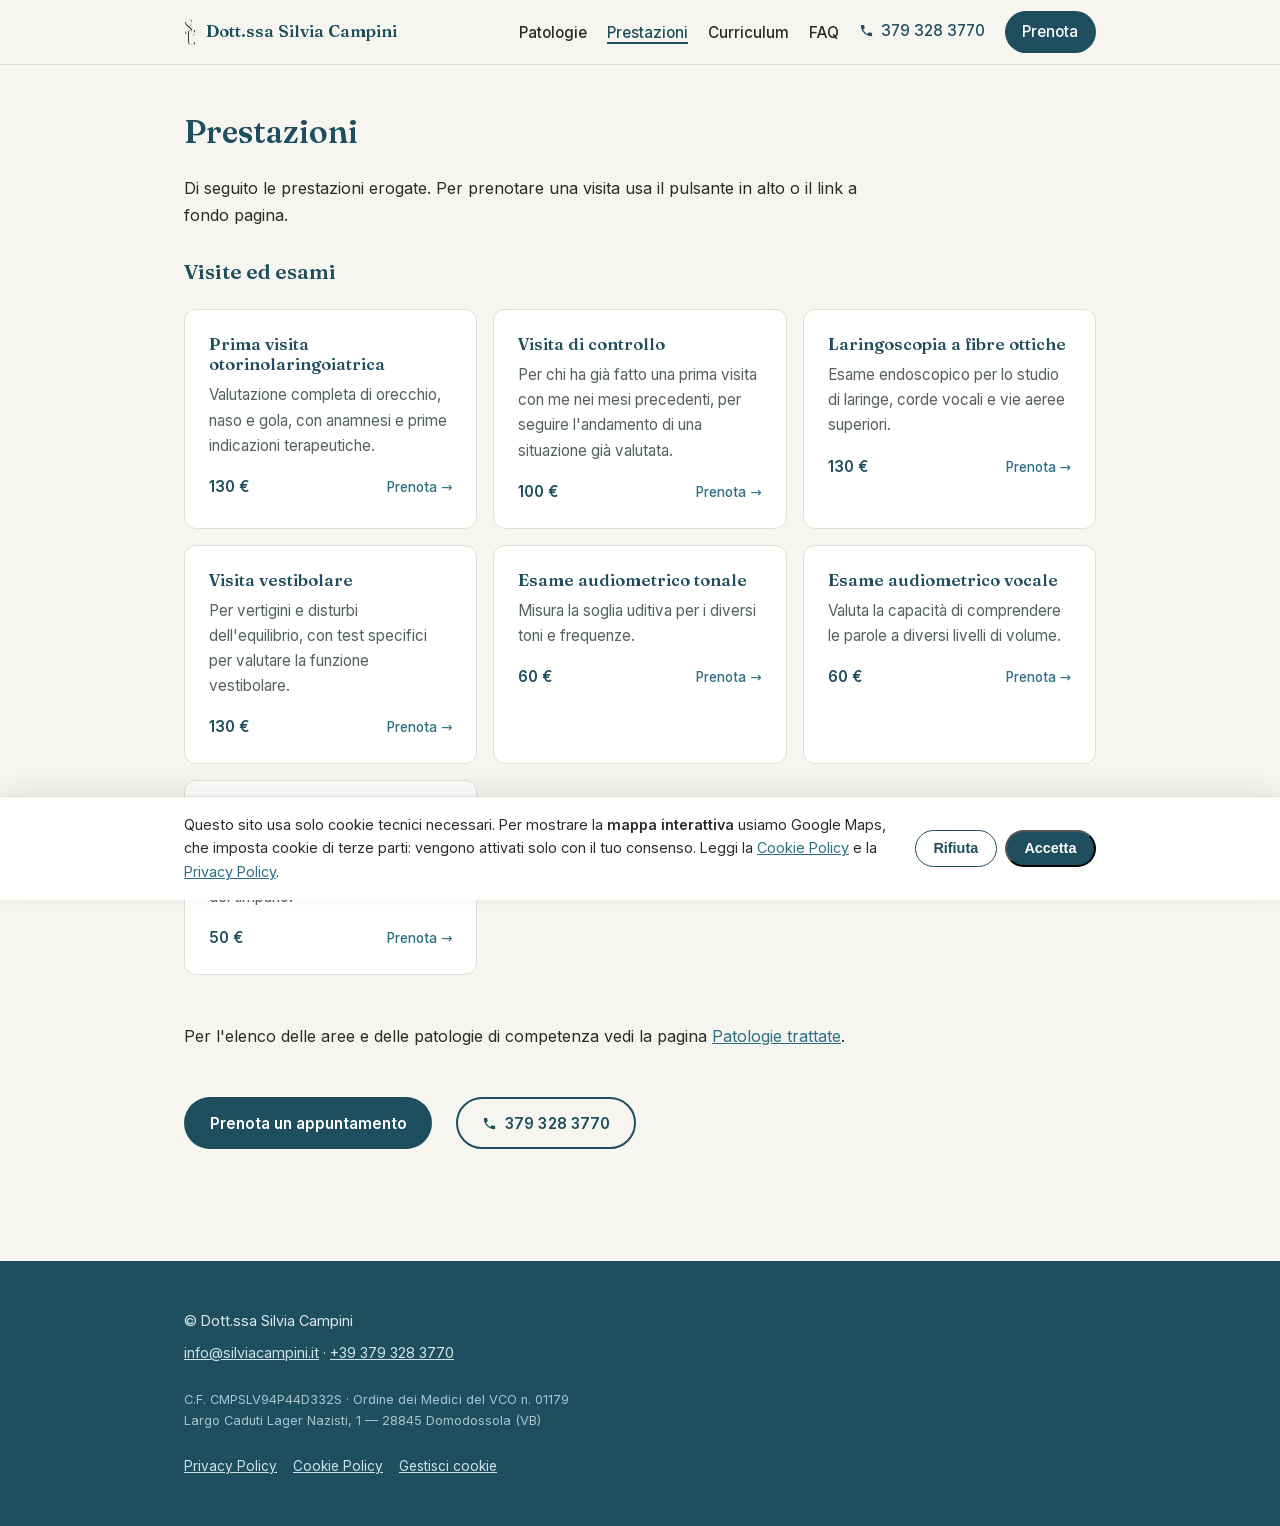
<file: prestazioni.html>
<!DOCTYPE html>
<html lang="it">
<head>
  <meta charset="UTF-8" />
  <meta name="viewport" content="width=device-width, initial-scale=1.0" />

  <title>Prestazioni — Dott.ssa Silvia Campini | Otorinolaringoiatra Domodossola</title>
  <meta name="description" content="Elenco completo delle prestazioni otorinolaringoiatriche: visita otorino, laringoscopia, esami audiometrici, impedenzometria, visita vestibolare." />
  <link rel="canonical" href="https://www.silviacampini.it/prestazioni" />

  <!-- Anteprima social -->
  <meta property="og:title" content="Prestazioni — Dott.ssa Silvia Campini" />
  <meta property="og:description" content="Visita otorino, laringoscopia, esami audiometrici, impedenzometria e visita vestibolare a Domodossola." />
  <meta property="og:type" content="website" />
  <meta property="og:url" content="https://www.silviacampini.it/prestazioni" />
  <meta property="og:locale" content="it_IT" />
  <meta property="og:image" content="https://www.silviacampini.it/assets/og-image.png" />
  <meta property="og:image:width" content="1200" />
  <meta property="og:image:height" content="630" />
  <meta property="og:image:alt" content="Dott.ssa Silvia Campini — Otorinolaringoiatra a Domodossola" />
  <meta property="og:site_name" content="Dott.ssa Silvia Campini" />
  <meta name="twitter:card" content="summary_large_image" />

  <link rel="icon" href="assets/favicon.svg" type="image/svg+xml" />
  <link rel="icon" type="image/png" href="assets/favicon.png" />
  <link rel="apple-touch-icon" href="assets/apple-touch-icon.png" />
  <link rel="preload" href="assets/fonts/inter-latin.woff2" as="font" type="font/woff2" crossorigin />
  <link rel="preload" href="assets/fonts/fraunces-latin.woff2" as="font" type="font/woff2" crossorigin />
  <link rel="stylesheet" href="css/style.css" />

  <!-- ===== DATI STRUTTURATI (JSON-LD) ===== -->
  <script type="application/ld+json">
  {
    "@context": "https://schema.org",
    "@graph": [
    {
      "@type": "MedicalWebPage",
      "@id": "https://www.silviacampini.it/prestazioni#pagina",
      "url": "https://www.silviacampini.it/prestazioni",
      "name": "Prestazioni otorinolaringoiatriche — Dott.ssa Silvia Campini",
      "description": "Elenco completo delle prestazioni otorinolaringoiatriche e dei disturbi trattati a Domodossola.",
      "inLanguage": "it-IT",
      "about": { "@id": "https://www.silviacampini.it/#medico" },
      "specialty": "https://schema.org/Otolaryngologic",
      "audience": { "@type": "Patient" },
      "mainEntity": {
        "@type": "OfferCatalog",
        "name": "Prestazioni otorinolaringoiatriche",
        "itemListElement": [
          {
            "@type": "Offer",
            "itemOffered": {
              "@type": "MedicalProcedure",
              "name": "Prima visita otorinolaringoiatrica"
            },
            "price": "130",
            "priceCurrency": "EUR",
            "availableAtOrFrom": {
              "@id": "https://www.silviacampini.it/#medico"
            }
          },
          {
            "@type": "Offer",
            "itemOffered": {
              "@type": "MedicalProcedure",
              "name": "Visita di controllo"
            },
            "price": "100",
            "priceCurrency": "EUR",
            "availableAtOrFrom": {
              "@id": "https://www.silviacampini.it/#medico"
            }
          },
          {
            "@type": "Offer",
            "itemOffered": {
              "@type": "MedicalProcedure",
              "name": "Laringoscopia a fibre ottiche"
            },
            "price": "130",
            "priceCurrency": "EUR",
            "availableAtOrFrom": {
              "@id": "https://www.silviacampini.it/#medico"
            }
          },
          {
            "@type": "Offer",
            "itemOffered": {
              "@type": "MedicalProcedure",
              "name": "Visita vestibolare"
            },
            "price": "130",
            "priceCurrency": "EUR",
            "availableAtOrFrom": {
              "@id": "https://www.silviacampini.it/#medico"
            }
          },
          {
            "@type": "Offer",
            "itemOffered": {
              "@type": "MedicalTest",
              "name": "Esame audiometrico tonale"
            },
            "price": "60",
            "priceCurrency": "EUR",
            "availableAtOrFrom": {
              "@id": "https://www.silviacampini.it/#medico"
            }
          },
          {
            "@type": "Offer",
            "itemOffered": {
              "@type": "MedicalTest",
              "name": "Esame audiometrico vocale"
            },
            "price": "60",
            "priceCurrency": "EUR",
            "availableAtOrFrom": {
              "@id": "https://www.silviacampini.it/#medico"
            }
          },
          {
            "@type": "Offer",
            "itemOffered": {
              "@type": "MedicalTest",
              "name": "Impedenzometria"
            },
            "price": "50",
            "priceCurrency": "EUR",
            "availableAtOrFrom": {
              "@id": "https://www.silviacampini.it/#medico"
            }
          }
        ]
      }
    },
    {
      "@type": "BreadcrumbList",
      "itemListElement": [
        { "@type": "ListItem", "position": 1, "name": "Home", "item": "https://www.silviacampini.it/" },
        { "@type": "ListItem", "position": 2, "name": "Prestazioni", "item": "https://www.silviacampini.it/prestazioni" }
      ]
    }
    ]
  }
  </script>
</head>

<body>
  <a class="skip-link" href="#main">Salta al contenuto</a>

  <!-- ============ HEADER ============ -->
  <header class="site-header">
    <div class="container">
      <nav class="nav" data-nav aria-label="Navigazione principale">
        <a class="nav__brand" href="/"><img class="nav__logo" src="assets/monogramma.png" alt="" width="13" height="28" /><span>Dott.ssa Silvia Campini</span></a>
        <a class="nav__call" href="tel:+393793283770" aria-label="Telefona al 379 328 3770"><svg viewBox="0 0 24 24" width="15" height="15" fill="currentColor" aria-hidden="true"><path d="M6.6 10.8c1.4 2.8 3.8 5.1 6.6 6.6l2.2-2.2c.3-.3.7-.4 1-.2 1.1.4 2.4.6 3.6.6.6 0 1 .4 1 1V20c0 .6-.4 1-1 1-9.4 0-17-7.6-17-17 0-.6.4-1 1-1h3.5c.6 0 1 .4 1 1 0 1.3.2 2.5.6 3.6.1.4 0 .8-.2 1l-2.3 2.2z"/></svg></a>
        <button class="nav__toggle" data-nav-toggle aria-label="Apri il menu" aria-expanded="false">☰</button>
        <ul class="nav__links">
          <li><a href="patologie">Patologie</a></li>
          <li><a href="prestazioni" aria-current="page">Prestazioni</a></li>
          <li><a href="cv">Curriculum</a></li>
          <li><a href="domande-frequenti">FAQ</a></li>
          <li><a class="nav__phone" href="tel:+393793283770"><svg viewBox="0 0 24 24" width="15" height="15" fill="currentColor" aria-hidden="true"><path d="M6.6 10.8c1.4 2.8 3.8 5.1 6.6 6.6l2.2-2.2c.3-.3.7-.4 1-.2 1.1.4 2.4.6 3.6.6.6 0 1 .4 1 1V20c0 .6-.4 1-1 1-9.4 0-17-7.6-17-17 0-.6.4-1 1-1h3.5c.6 0 1 .4 1 1 0 1.3.2 2.5.6 3.6.1.4 0 .8-.2 1l-2.3 2.2z"/></svg><span>379 328 3770</span></a></li>
          <li><a class="btn btn--sm" href="https://calendly.com/silvia-campini" target="_blank" rel="noopener">Prenota</a></li>
        </ul>
      </nav>
    </div>
  </header>

  <main id="main">
    <section class="section" style="border-top: 0;">
      <div class="container">
        <h1 class="page-title">Prestazioni</h1>
        <div class="prose">
          <p>Di seguito le prestazioni erogate. Per prenotare una visita usa il pulsante in alto o il link a fondo pagina.</p>
        </div>

        <!-- Ogni prestazione è una card. Per aggiungerne una, copia un blocco <article class="card">. -->
        <h2 class="cv-heading">Visite ed esami</h2>
        <div class="grid-cards" style="margin-top: var(--sp-3);">
          <a class="card card--book" href="https://calendly.com/silvia-campini" target="_blank" rel="noopener">
            <h3>Prima visita otorinolaringoiatrica</h3>
            <p>Valutazione completa di orecchio, naso e gola, con anamnesi e prime indicazioni terapeutiche.</p>
            <p class="card__price">130 € <span class="card__book">Prenota →</span></p>
          </a>
          <a class="card card--book" href="https://calendly.com/silvia-campini" target="_blank" rel="noopener">
            <h3>Visita di controllo</h3>
            <p>Per chi ha già fatto una prima visita con me nei mesi precedenti, per seguire
               l'andamento di una situazione già valutata.</p>
            <p class="card__price">100 € <span class="card__book">Prenota →</span></p>
          </a>
          <a class="card card--book" href="https://calendly.com/silvia-campini" target="_blank" rel="noopener">
            <h3>Laringoscopia a fibre ottiche</h3>
            <p>Esame endoscopico per lo studio di laringe, corde vocali e vie aeree superiori.</p>
            <p class="card__price">130 € <span class="card__book">Prenota →</span></p>
          </a>
          <a class="card card--book" href="https://calendly.com/silvia-campini" target="_blank" rel="noopener">
            <h3>Visita vestibolare</h3>
            <p>Per vertigini e disturbi dell'equilibrio, con test specifici per valutare la funzione vestibolare.</p>
            <p class="card__price">130 € <span class="card__book">Prenota →</span></p>
          </a>
          <a class="card card--book" href="https://calendly.com/silvia-campini" target="_blank" rel="noopener">
            <h3>Esame audiometrico tonale</h3>
            <p>Misura la soglia uditiva per i diversi toni e frequenze.</p>
            <p class="card__price">60 € <span class="card__book">Prenota →</span></p>
          </a>
          <a class="card card--book" href="https://calendly.com/silvia-campini" target="_blank" rel="noopener">
            <h3>Esame audiometrico vocale</h3>
            <p>Valuta la capacità di comprendere le parole a diversi livelli di volume.</p>
            <p class="card__price">60 € <span class="card__book">Prenota →</span></p>
          </a>
          <a class="card card--book" href="https://calendly.com/silvia-campini" target="_blank" rel="noopener">
            <h3>Impedenzometria</h3>
            <p>Studio della funzionalità dell'orecchio medio e della mobilità del timpano.</p>
            <p class="card__price">50 € <span class="card__book">Prenota →</span></p>
          </a>
        </div>

        <div class="prose" style="margin-top: var(--sp-5);">
          <p>
            Per l'elenco delle aree e delle patologie di competenza vedi la pagina
            <a href="patologie">Patologie trattate</a>.
          </p>
        </div>

        <div class="cta cta--end">
          <a class="btn" href="https://calendly.com/silvia-campini" target="_blank" rel="noopener">Prenota un appuntamento</a>
          <a class="cta__phone" href="tel:+393793283770"><svg viewBox="0 0 24 24" width="15" height="15" fill="currentColor" aria-hidden="true"><path d="M6.6 10.8c1.4 2.8 3.8 5.1 6.6 6.6l2.2-2.2c.3-.3.7-.4 1-.2 1.1.4 2.4.6 3.6.6.6 0 1 .4 1 1V20c0 .6-.4 1-1 1-9.4 0-17-7.6-17-17 0-.6.4-1 1-1h3.5c.6 0 1 .4 1 1 0 1.3.2 2.5.6 3.6.1.4 0 .8-.2 1l-2.3 2.2z"/></svg><span>379 328 3770</span></a>
        </div>
      </div>
    </section>
  </main>

  <!-- ============ FOOTER ============ -->
  <footer class="site-footer">
    <div class="container footer__grid">
      <div>© Dott.ssa Silvia Campini</div>
      <div><a href="mailto:info@silviacampini.it">info@silviacampini.it</a> · <a href="tel:+393793283770">+39 379 328 3770</a></div>
      <div class="footer__legal">
        C.F. CMPSLV94P44D332S · Ordine dei Medici del VCO n. 01179<br>
        Largo Caduti Lager Nazisti, 1 — 28845 Domodossola (VB)
      </div>
      <div class="footer__links">
        <a href="privacy">Privacy Policy</a>
        <a href="cookie-policy">Cookie Policy</a>
        <a href="#" data-cookie-manage>Gestisci cookie</a>
      </div>
    </div>
  </footer>

  <script src="js/main.js" defer></script>
  <script src="js/cookie-consent.js" defer></script>
</body>
</html>
</file>
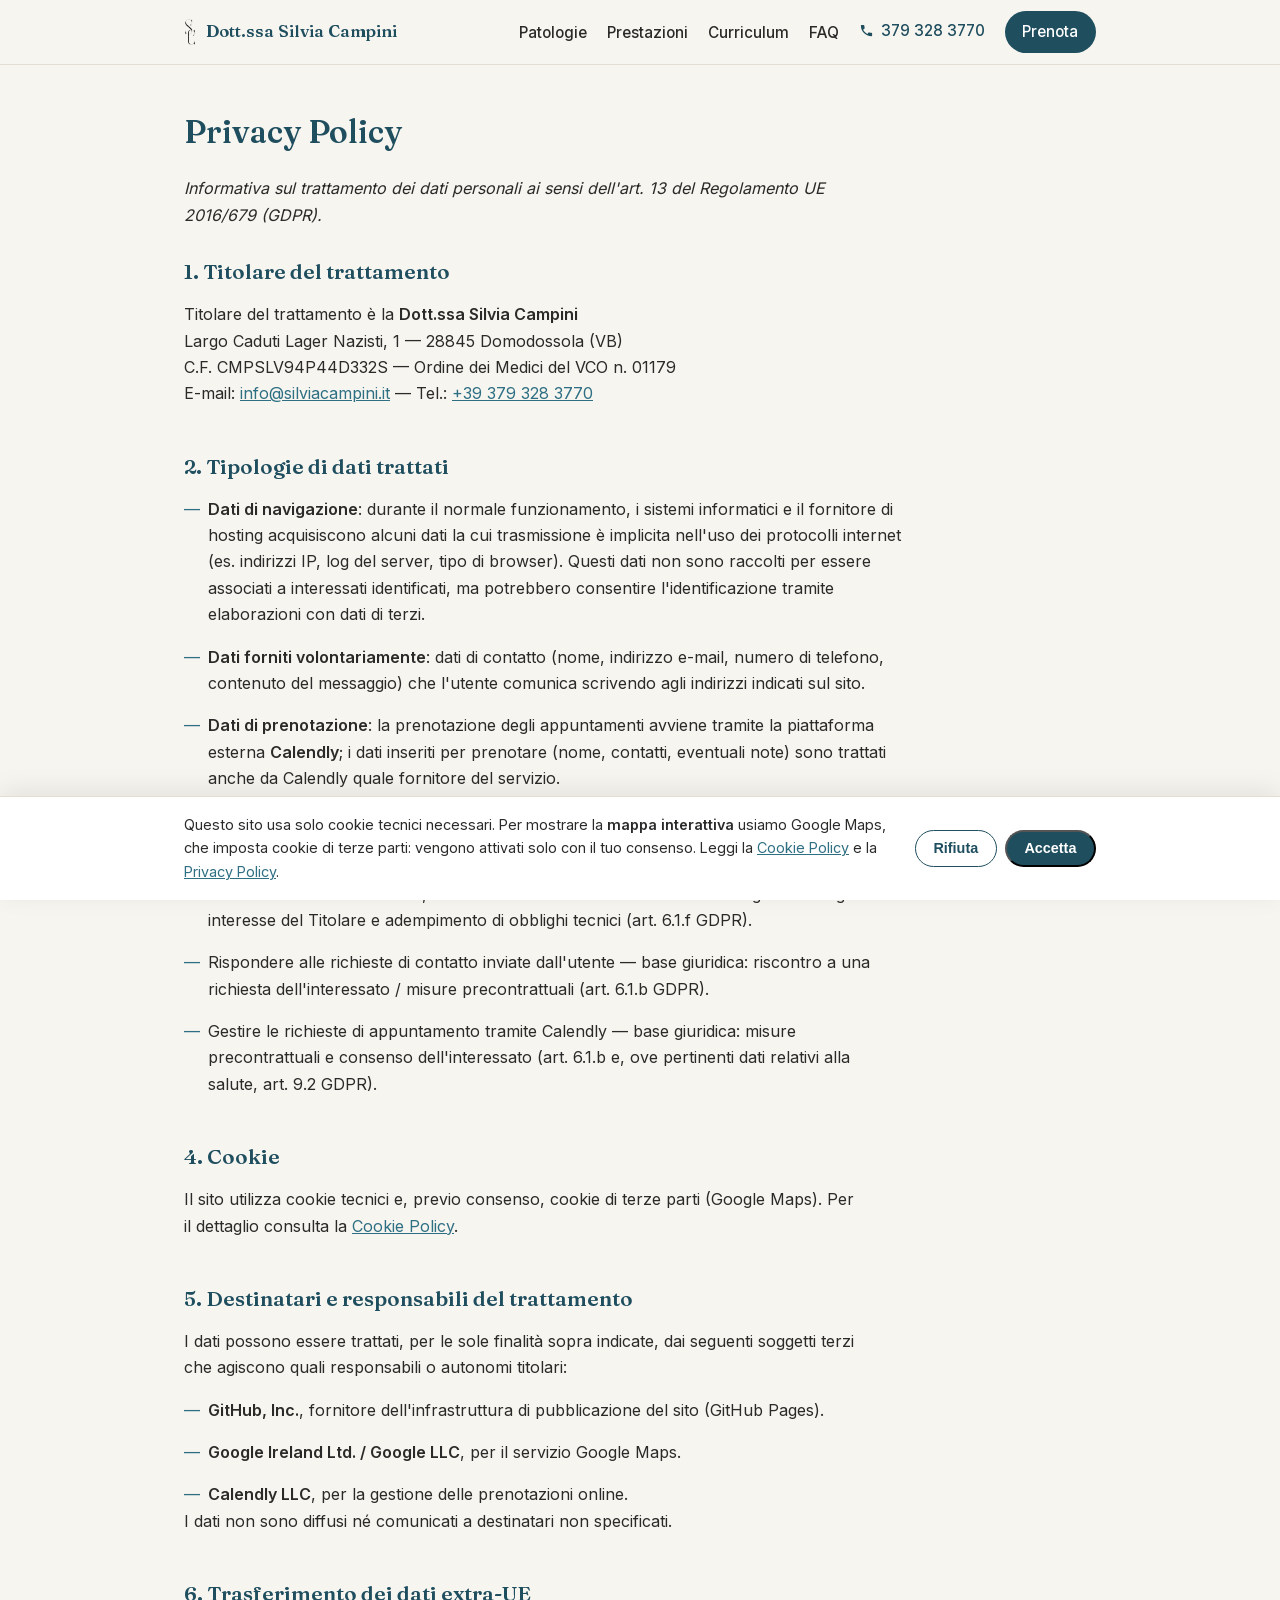
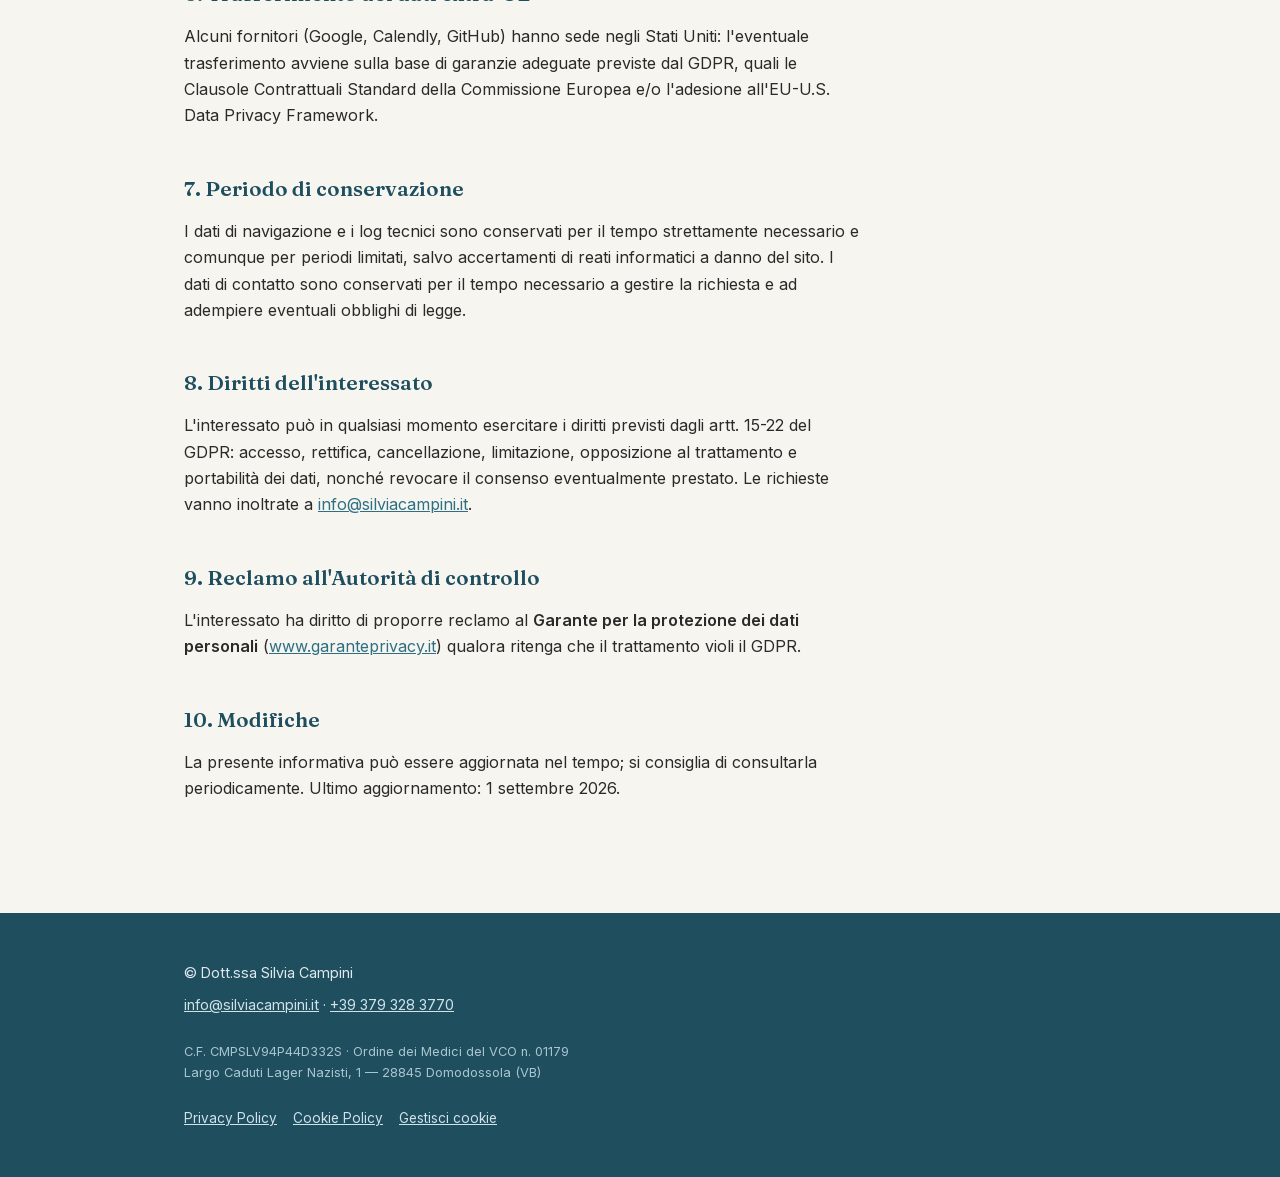
<file: privacy.html>
<!DOCTYPE html>
<html lang="it">
<head>
  <meta charset="UTF-8" />
  <meta name="viewport" content="width=device-width, initial-scale=1.0" />

  <title>Privacy Policy — Dott.ssa Silvia Campini</title>
  <meta name="description" content="Informativa sul trattamento dei dati personali del sito della Dott.ssa Silvia Campini, ai sensi dell'art. 13 del Regolamento UE 2016/679 (GDPR)." />
  <meta name="robots" content="noindex, follow" />
  <link rel="canonical" href="https://www.silviacampini.it/privacy" />

  <!-- Anteprima social (la pagina è noindex, ma il link può essere condiviso) -->
  <meta property="og:title" content="Privacy Policy — Dott.ssa Silvia Campini" />
  <meta property="og:description" content="Informativa sul trattamento dei dati personali ai sensi dell'art. 13 del Regolamento UE 2016/679." />
  <meta property="og:type" content="website" />
  <meta property="og:url" content="https://www.silviacampini.it/privacy" />
  <meta property="og:locale" content="it_IT" />
  <meta property="og:image" content="https://www.silviacampini.it/assets/og-image.png" />
  <meta property="og:image:width" content="1200" />
  <meta property="og:image:height" content="630" />
  <meta property="og:image:alt" content="Dott.ssa Silvia Campini — Otorinolaringoiatra a Domodossola" />
  <meta property="og:site_name" content="Dott.ssa Silvia Campini" />
  <meta name="twitter:card" content="summary_large_image" />

  <link rel="icon" href="assets/favicon.svg" type="image/svg+xml" />
  <link rel="icon" type="image/png" href="assets/favicon.png" />
  <link rel="apple-touch-icon" href="assets/apple-touch-icon.png" />
  <link rel="preload" href="assets/fonts/inter-latin.woff2" as="font" type="font/woff2" crossorigin />
  <link rel="preload" href="assets/fonts/fraunces-latin.woff2" as="font" type="font/woff2" crossorigin />
  <link rel="stylesheet" href="css/style.css" />
</head>

<body>
  <a class="skip-link" href="#main">Salta al contenuto</a>

  <header class="site-header">
    <div class="container">
      <nav class="nav" data-nav aria-label="Navigazione principale">
        <a class="nav__brand" href="/"><img class="nav__logo" src="assets/monogramma.png" alt="" width="13" height="28" /><span>Dott.ssa Silvia Campini</span></a>
        <a class="nav__call" href="tel:+393793283770" aria-label="Telefona al 379 328 3770"><svg viewBox="0 0 24 24" width="15" height="15" fill="currentColor" aria-hidden="true"><path d="M6.6 10.8c1.4 2.8 3.8 5.1 6.6 6.6l2.2-2.2c.3-.3.7-.4 1-.2 1.1.4 2.4.6 3.6.6.6 0 1 .4 1 1V20c0 .6-.4 1-1 1-9.4 0-17-7.6-17-17 0-.6.4-1 1-1h3.5c.6 0 1 .4 1 1 0 1.3.2 2.5.6 3.6.1.4 0 .8-.2 1l-2.3 2.2z"/></svg></a>
        <button class="nav__toggle" data-nav-toggle aria-label="Apri il menu" aria-expanded="false">☰</button>
        <ul class="nav__links">
          <li><a href="patologie">Patologie</a></li>
          <li><a href="prestazioni">Prestazioni</a></li>
          <li><a href="cv">Curriculum</a></li>
          <li><a href="domande-frequenti">FAQ</a></li>
          <li><a class="nav__phone" href="tel:+393793283770"><svg viewBox="0 0 24 24" width="15" height="15" fill="currentColor" aria-hidden="true"><path d="M6.6 10.8c1.4 2.8 3.8 5.1 6.6 6.6l2.2-2.2c.3-.3.7-.4 1-.2 1.1.4 2.4.6 3.6.6.6 0 1 .4 1 1V20c0 .6-.4 1-1 1-9.4 0-17-7.6-17-17 0-.6.4-1 1-1h3.5c.6 0 1 .4 1 1 0 1.3.2 2.5.6 3.6.1.4 0 .8-.2 1l-2.3 2.2z"/></svg><span>379 328 3770</span></a></li>
          <li><a class="btn btn--sm" href="https://calendly.com/silvia-campini" target="_blank" rel="noopener">Prenota</a></li>
        </ul>
      </nav>
    </div>
  </header>

  <main id="main">
    <section class="section" style="border-top: 0;">
      <div class="container prose">
        <h2 style="font-size: 2rem;">Privacy Policy</h2>
        <p><em>Informativa sul trattamento dei dati personali ai sensi dell'art. 13 del Regolamento UE 2016/679 (GDPR).</em></p>

        <h3 class="cv-heading">1. Titolare del trattamento</h3>
        <p>
          Titolare del trattamento è la <strong>Dott.ssa Silvia Campini</strong><br>
          Largo Caduti Lager Nazisti, 1 — 28845 Domodossola (VB)<br>
          C.F. CMPSLV94P44D332S — Ordine dei Medici del VCO n. 01179<br>
          E-mail: <a href="mailto:info@silviacampini.it">info@silviacampini.it</a> — Tel.: <a href="tel:+393793283770">+39 379 328 3770</a>
        </p>

        <h3 class="cv-heading">2. Tipologie di dati trattati</h3>
        <ul class="cv-list">
          <li><strong>Dati di navigazione</strong>: durante il normale funzionamento, i sistemi informatici e il fornitore di hosting acquisiscono alcuni dati la cui trasmissione è implicita nell'uso dei protocolli internet (es. indirizzi IP, log del server, tipo di browser). Questi dati non sono raccolti per essere associati a interessati identificati, ma potrebbero consentire l'identificazione tramite elaborazioni con dati di terzi.</li>
          <li><strong>Dati forniti volontariamente</strong>: dati di contatto (nome, indirizzo e-mail, numero di telefono, contenuto del messaggio) che l'utente comunica scrivendo agli indirizzi indicati sul sito.</li>
          <li><strong>Dati di prenotazione</strong>: la prenotazione degli appuntamenti avviene tramite la piattaforma esterna <strong>Calendly</strong>; i dati inseriti per prenotare (nome, contatti, eventuali note) sono trattati anche da Calendly quale fornitore del servizio.</li>
        </ul>

        <h3 class="cv-heading">3. Finalità e basi giuridiche</h3>
        <ul class="cv-list">
          <li>Consentire il funzionamento, la fruizione e la sicurezza del sito — base giuridica: legittimo interesse del Titolare e adempimento di obblighi tecnici (art. 6.1.f GDPR).</li>
          <li>Rispondere alle richieste di contatto inviate dall'utente — base giuridica: riscontro a una richiesta dell'interessato / misure precontrattuali (art. 6.1.b GDPR).</li>
          <li>Gestire le richieste di appuntamento tramite Calendly — base giuridica: misure precontrattuali e consenso dell'interessato (art. 6.1.b e, ove pertinenti dati relativi alla salute, art. 9.2 GDPR).</li>
        </ul>

        <h3 class="cv-heading">4. Cookie</h3>
        <p>Il sito utilizza cookie tecnici e, previo consenso, cookie di terze parti (Google Maps). Per il dettaglio consulta la <a href="cookie-policy">Cookie Policy</a>.</p>

        <h3 class="cv-heading">5. Destinatari e responsabili del trattamento</h3>
        <p>I dati possono essere trattati, per le sole finalità sopra indicate, dai seguenti soggetti terzi che agiscono quali responsabili o autonomi titolari:</p>
        <ul class="cv-list">
          <li><strong>GitHub, Inc.</strong>, fornitore dell'infrastruttura di pubblicazione del sito (GitHub Pages).</li>
          <li><strong>Google Ireland Ltd. / Google LLC</strong>, per il servizio Google Maps.</li>
          <li><strong>Calendly LLC</strong>, per la gestione delle prenotazioni online.</li>
        </ul>
        <p>I dati non sono diffusi né comunicati a destinatari non specificati.</p>

        <h3 class="cv-heading">6. Trasferimento dei dati extra-UE</h3>
        <p>Alcuni fornitori (Google, Calendly, GitHub) hanno sede negli Stati Uniti: l'eventuale trasferimento avviene sulla base di garanzie adeguate previste dal GDPR, quali le Clausole Contrattuali Standard della Commissione Europea e/o l'adesione all'EU-U.S. Data Privacy Framework.</p>

        <h3 class="cv-heading">7. Periodo di conservazione</h3>
        <p>I dati di navigazione e i log tecnici sono conservati per il tempo strettamente necessario e comunque per periodi limitati, salvo accertamenti di reati informatici a danno del sito. I dati di contatto sono conservati per il tempo necessario a gestire la richiesta e ad adempiere eventuali obblighi di legge.</p>

        <h3 class="cv-heading">8. Diritti dell'interessato</h3>
        <p>L'interessato può in qualsiasi momento esercitare i diritti previsti dagli artt. 15-22 del GDPR: accesso, rettifica, cancellazione, limitazione, opposizione al trattamento e portabilità dei dati, nonché revocare il consenso eventualmente prestato. Le richieste vanno inoltrate a <a href="mailto:info@silviacampini.it">info@silviacampini.it</a>.</p>

        <h3 class="cv-heading">9. Reclamo all'Autorità di controllo</h3>
        <p>L'interessato ha diritto di proporre reclamo al <strong>Garante per la protezione dei dati personali</strong> (<a href="https://www.garanteprivacy.it" target="_blank" rel="noopener">www.garanteprivacy.it</a>) qualora ritenga che il trattamento violi il GDPR.</p>

        <h3 class="cv-heading">10. Modifiche</h3>
        <p>La presente informativa può essere aggiornata nel tempo; si consiglia di consultarla periodicamente. Ultimo aggiornamento: 1 settembre 2026.</p>
      </div>
    </section>
  </main>

  <footer class="site-footer">
    <div class="container footer__grid">
      <div>© Dott.ssa Silvia Campini</div>
      <div><a href="mailto:info@silviacampini.it">info@silviacampini.it</a> · <a href="tel:+393793283770">+39 379 328 3770</a></div>
      <div class="footer__legal">
        C.F. CMPSLV94P44D332S · Ordine dei Medici del VCO n. 01179<br>
        Largo Caduti Lager Nazisti, 1 — 28845 Domodossola (VB)
      </div>
      <div class="footer__links">
        <a href="privacy">Privacy Policy</a>
        <a href="cookie-policy">Cookie Policy</a>
        <a href="#" data-cookie-manage>Gestisci cookie</a>
      </div>
    </div>
  </footer>

  <script src="js/main.js" defer></script>
  <script src="js/cookie-consent.js" defer></script>
</body>
</html>
</file>
<file: css/style.css>
/* =============================================================
   Dott.ssa Silvia Campini — Foglio di stile unico
   Organizzazione:
     0. Font (self-hosted)
     1. Design tokens (colori, spazi, tipografia)  ← cambia qui il tema
     2. Reset di base
     3. Layout & utility
     4. Componenti (nav, bottoni, card, footer)
     5. Sezioni specifiche
     6. Responsive & accessibilità
   ============================================================= */

/* ---------- 0. FONT (self-hosted) ----------
   I font stanno in assets/fonts/ invece che sul CDN di Google: così l'IP di chi
   visita non viene trasmesso a Google a ogni caricamento, coerentemente con il
   fatto che la mappa è già bloccata dietro il consenso ai cookie.
   Entrambi sono variabili: un file per sottoinsieme copre tutti i pesi.
   Licenza SIL Open Font, il testo è in assets/fonts/OFL-*.txt */
@font-face {
  font-family: 'Fraunces';
  font-style: normal;
  font-weight: 400 600;      /* variabile: un solo file copre tutta la scala */
  font-display: swap;
  src: url('../assets/fonts/fraunces-latin-ext.woff2') format('woff2');
  unicode-range: U+0100-02BA, U+02BD-02C5, U+02C7-02CC, U+02CE-02D7, U+02DD-02FF, U+0304, U+0308, U+0329, U+1D00-1DBF, U+1E00-1E9F, U+1EF2-1EFF, U+2020, U+20A0-20AB, U+20AD-20C0, U+2113, U+2C60-2C7F, U+A720-A7FF;
}
@font-face {
  font-family: 'Fraunces';
  font-style: normal;
  font-weight: 400 600;      /* variabile: un solo file copre tutta la scala */
  font-display: swap;
  src: url('../assets/fonts/fraunces-latin.woff2') format('woff2');
  unicode-range: U+0000-00FF, U+0131, U+0152-0153, U+02BB-02BC, U+02C6, U+02DA, U+02DC, U+0304, U+0308, U+0329, U+2000-206F, U+20AC, U+2122, U+2191, U+2193, U+2212, U+2215, U+FEFF, U+FFFD;
}
@font-face {
  font-family: 'Inter';
  font-style: normal;
  font-weight: 400 600;      /* variabile: un solo file copre tutta la scala */
  font-display: swap;
  src: url('../assets/fonts/inter-latin-ext.woff2') format('woff2');
  unicode-range: U+0100-02BA, U+02BD-02C5, U+02C7-02CC, U+02CE-02D7, U+02DD-02FF, U+0304, U+0308, U+0329, U+1D00-1DBF, U+1E00-1E9F, U+1EF2-1EFF, U+2020, U+20A0-20AB, U+20AD-20C0, U+2113, U+2C60-2C7F, U+A720-A7FF;
}
@font-face {
  font-family: 'Inter';
  font-style: normal;
  font-weight: 400 600;      /* variabile: un solo file copre tutta la scala */
  font-display: swap;
  src: url('../assets/fonts/inter-latin.woff2') format('woff2');
  unicode-range: U+0000-00FF, U+0131, U+0152-0153, U+02BB-02BC, U+02C6, U+02DA, U+02DC, U+0304, U+0308, U+0329, U+2000-206F, U+20AC, U+2122, U+2191, U+2193, U+2212, U+2215, U+FEFF, U+FFFD;
}

/* ---------- 1. DESIGN TOKENS ---------- */
:root {
  /* Colori */
  --c-primary:        #1f4e5f;
  --c-primary-light:  #2e6f83;
  --c-bg:             #f7f5f0;
  --c-surface:        #ffffff;
  --c-text:           #2a2a28;
  --c-text-muted:     #55605f;
  --c-border:         #e3ded4;

  /* Tipografia */
  --font-serif: 'Fraunces', Georgia, serif;
  --font-sans:  'Inter', system-ui, -apple-system, sans-serif;

  /* Scala di spaziatura (multipli coerenti) */
  --sp-1: 0.5rem;
  --sp-2: 1rem;
  --sp-3: 1.5rem;
  --sp-4: 2rem;
  --sp-5: 3rem;
  --sp-6: 4rem;

  /* Layout */
  --container: 960px;
  --radius: 12px;
  --radius-pill: 999px;
  --shadow: 0 8px 24px rgba(31, 78, 95, 0.10);
}

/* ---------- 2. RESET ---------- */
*, *::before, *::after { box-sizing: border-box; }
* { margin: 0; padding: 0; }
html { scroll-behavior: smooth; -webkit-text-size-adjust: 100%; }
body {
  font-family: var(--font-sans);
  color: var(--c-text);
  background: var(--c-bg);
  line-height: 1.65;
  -webkit-font-smoothing: antialiased;
}
img { max-width: 100%; height: auto; display: block; }
a { color: var(--c-primary-light); }
h1, h2, h3 { font-family: var(--font-serif); font-weight: 600; line-height: 1.2; color: var(--c-primary); }

/* ---------- 3. LAYOUT & UTILITY ---------- */
.container { max-width: var(--container); margin-inline: auto; padding-inline: var(--sp-3); }
main { display: block; }

/* Link "salta al contenuto" per accessibilità (visibile solo con Tab) */
.skip-link {
  position: absolute; left: -9999px; top: 0;
  background: var(--c-primary); color: #fff; padding: var(--sp-1) var(--sp-2);
  border-radius: 0 0 var(--radius) 0; z-index: 100;
}
.skip-link:focus { left: 0; }

/* Focus visibile coerente su tutto il sito */
:focus-visible { outline: 3px solid var(--c-primary-light); outline-offset: 2px; border-radius: 4px; }

/* ---------- 4. COMPONENTI ---------- */

/* -- Navigazione -- */
.site-header {
  position: sticky; top: 0; z-index: 50;
  background: rgba(247, 245, 240, 0.92);
  backdrop-filter: blur(8px);
  border-bottom: 1px solid var(--c-border);
}
.nav {
  display: flex; align-items: center; justify-content: space-between;
  gap: var(--sp-3);          /* nome e link non si toccano mai */
  height: 64px;
}
.nav__brand {
  font-family: var(--font-serif); font-weight: 600; font-size: 1.05rem;
  color: var(--c-primary); text-decoration: none; white-space: nowrap;
  display: inline-flex; align-items: center; gap: 10px;
}
.nav__logo { height: 28px; width: auto; display: block; }
.nav__links { display: flex; align-items: center; gap: 1.25rem; list-style: none; flex-wrap: nowrap; }
.nav__links a {
  color: var(--c-text); text-decoration: none; font-size: 0.95rem; font-weight: 500;
  white-space: nowrap;       /* mai un'etichetta spezzata su due righe */
}
.nav__links a:hover { color: var(--c-primary-light); }
.nav__links a[aria-current="page"] { color: var(--c-primary); border-bottom: 2px solid var(--c-primary); }

/* Numero in barra: sta in fondo alla lista, appena prima di "Prenota",
   così le due vie di contatto stanno vicine. */
.nav__phone {
  display: inline-flex; align-items: center; gap: 7px;
  font-size: 0.95rem; font-weight: 600; white-space: nowrap;
  color: var(--c-primary) !important; text-decoration: none;
}
.nav__phone:hover { color: var(--c-primary-light) !important; }

/* Cornetta compatta accanto all'hamburger: compare solo quando il menu
   (e quindi il numero per esteso) è chiuso. */
.nav__call { display: none; color: var(--c-primary); margin-left: auto; padding: var(--sp-1); }

/* Bottone hamburger (nascosto su desktop) */
.nav__toggle {
  display: none; background: none; border: 0; cursor: pointer;
  font-size: 1.5rem; color: var(--c-primary); padding: var(--sp-1);
}

/* -- Bottone principale -- */
.btn {
  display: inline-block; background: var(--c-primary); color: #fff !important;
  text-decoration: none; font-weight: 600; font-size: 0.95rem;
  padding: 0.85rem 1.6rem; border-radius: var(--radius-pill);
  transition: background 0.2s, transform 0.1s;
}
.btn:hover { background: var(--c-primary-light); }
.btn:active { transform: translateY(1px); }
.btn--sm { padding: 0.55rem 1.1rem; font-size: 0.9rem; }

/* -- Card -- */
.card {
  background: var(--c-surface); border: 1px solid var(--c-border);
  border-radius: var(--radius); padding: var(--sp-3);
  transition: box-shadow 0.2s, transform 0.2s;
}
.card:hover { box-shadow: var(--shadow); transform: translateY(-2px); }
.card h3 { font-size: 1.05rem; margin-bottom: var(--sp-1); }
.card p { font-size: 0.95rem; color: var(--c-text-muted); }

/* -- Footer -- */
.site-footer { background: var(--c-primary); color: #dfeaee; padding: var(--sp-5) 0; margin-top: var(--sp-6); }
.site-footer a { color: #cfe3e9; }
.site-footer .footer__grid { display: grid; gap: var(--sp-1); font-size: 0.9rem; }
.site-footer .footer__legal { margin-top: var(--sp-2); font-size: 0.8rem; color: #a9c6cf; }

/* ---------- 5. SEZIONI ---------- */

/* -- Hero -- */
.hero { padding: var(--sp-6) 0 var(--sp-5); }
.hero__grid { display: grid; grid-template-columns: 220px 1fr; gap: var(--sp-5); align-items: center; }
.hero__photo {
  width: 220px; aspect-ratio: 5 / 6; object-fit: cover; object-position: center 18%;
  border-radius: var(--radius);
  box-shadow: 0 10px 30px rgba(31, 78, 95, 0.18);
}
/* Segnaposto foto (finché non aggiungi foto.jpg) */
.hero__photo--placeholder {
  display: grid; place-items: center; text-align: center;
  background: linear-gradient(135deg, var(--c-primary), var(--c-primary-light));
  color: #fff; font-family: var(--font-serif); font-size: 0.95rem;
}
.hero h1 { font-size: clamp(2rem, 5vw, 2.8rem); margin-bottom: var(--sp-1); }
.hero__role { font-size: 1.15rem; color: var(--c-primary-light); font-weight: 500; margin-bottom: var(--sp-3); }
/* Doppia chiamata all'azione: pulsante + numero in chiaro.
   Stessa coppia nell'hero e in fondo a ogni pagina. */
.cta { display: flex; flex-wrap: wrap; align-items: center; gap: var(--sp-2) var(--sp-3); }
.cta--end { margin-top: var(--sp-5); }
.cta__phone {
  display: inline-flex; align-items: center; gap: 8px;
  /* Gemella del .btn: stesso passo e stesso raggio, ma contorno invece di pieno,
     così le due azioni hanno peso visivo diverso. Il padding sottrae il bordo
     per pareggiare l'altezza dei due tasti. */
  padding: calc(0.85rem - 2px) calc(1.6rem - 2px);
  border: 2px solid var(--c-primary); border-radius: var(--radius-pill);
  background: transparent;
  /* Sans, non il serif del resto: le cifre del Fraunces sono decorative
     e un numero da comporre deve leggersi al primo colpo. */
  font-family: var(--font-sans); font-weight: 600; font-size: 0.95rem;
  letter-spacing: 0.01em; font-variant-numeric: tabular-nums;
  color: var(--c-primary); text-decoration: none;
  transition: background 0.2s, color 0.2s, transform 0.1s;
}
.cta__phone:hover { background: var(--c-primary); color: #fff; }
.cta__phone:active { transform: translateY(1px); }

/* -- Monogramma nell'hero (immagine verticale, sfondo trasparente) -- */
.hero__logo { height: 260px; width: auto; justify-self: center; }

/* -- Cartina del comprensorio (piccola, accanto alla mappa) -- */
.campus-map { margin-top: var(--sp-4); max-width: 620px; }
.campus-map img { width: 100%; border: 1px solid var(--c-border); border-radius: var(--radius); }
/* -- Sezioni generiche -- */
.section { padding: var(--sp-5) 0; border-top: 1px solid var(--c-border); }
.section > .container > h2:not(.cv-heading) { font-size: 1.75rem; margin-bottom: var(--sp-3); }
/* Titolo delle pagine interne (h1 fuori dalla hero) */
.page-title { font-size: 2rem; margin-bottom: var(--sp-3); }
.prose p { margin-bottom: var(--sp-2); max-width: 68ch; }
.prose p:last-child { margin-bottom: 0; }

/* -- Griglia card -- */
.grid-cards { display: grid; grid-template-columns: repeat(auto-fill, minmax(240px, 1fr)); gap: var(--sp-2); }

/* -- Studio (indirizzo + mappa) -- */
/* La mappa si allunga fino all'altezza della colonna di testo, così le due
   metà finiscono pari invece di lasciare un vuoto sotto la mappa. */
.studio { display: grid; grid-template-columns: 1fr 1fr; gap: var(--sp-4); align-items: stretch; }
.studio__address strong { color: var(--c-primary); }
.studio__map { width: 100%; height: 100%; min-height: 380px; border: 0; border-radius: var(--radius); }

/* -- Timeline (CV) -- */
.timeline { list-style: none; border-left: 2px solid var(--c-border); padding-left: var(--sp-3); }
.timeline li { position: relative; padding-bottom: var(--sp-3); }
.timeline li::before {
  content: ""; position: absolute; left: calc(-1 * var(--sp-3) - 6px); top: 6px;
  width: 10px; height: 10px; border-radius: 50%; background: var(--c-primary);
}
.timeline .year { font-weight: 600; color: var(--c-primary); font-size: 0.9rem; }
.timeline h3 { font-size: 1.05rem; margin: 2px 0; }
.timeline p { color: var(--c-text-muted); font-size: 0.95rem; }

/* -- Titoli e liste del curriculum -- */
.cv-heading { font-size: 1.3rem; margin: var(--sp-5) 0 var(--sp-2); }
.cv-heading:first-of-type { margin-top: var(--sp-4); }
.cv-list { list-style: none; display: grid; gap: var(--sp-2); }
.cv-list li {
  position: relative; padding-left: var(--sp-3);
  color: var(--c-text); max-width: 72ch;
}
.cv-list li::before { content: "—"; position: absolute; left: 0; color: var(--c-primary-light); }

/* -- Prezzo dentro le card delle prestazioni -- */
.card__price {
  margin-top: var(--sp-2); font-weight: 600; font-size: 0.95rem;
  color: var(--c-primary) !important;
  display: flex; justify-content: space-between; align-items: baseline; gap: var(--sp-2);
}
/* Card-prestazione cliccabile: apre la prenotazione come il pulsante "Prenota" */
.card--book { display: block; text-decoration: none; color: inherit; }
.card--book:hover h3 { color: var(--c-primary-light); }
.card__book { font-weight: 500; font-size: 0.85rem; color: var(--c-primary-light); white-space: nowrap; }
.card--book:hover .card__book { text-decoration: underline; }

/* -- Aree di "Patologie trattate": titolo a sinistra, contenuto a destra.
      Tiene corte le righe e dà un ritmo, invece di un muro di paragrafi. -- */
.area {
  display: grid; grid-template-columns: 200px 1fr; gap: var(--sp-4);
  padding: var(--sp-4) 0; border-top: 1px solid var(--c-border);
}
.area:first-of-type { border-top: 0; padding-top: var(--sp-2); }
.area > h2 { font-size: 1.3rem; margin: 0; }
.area__body { max-width: 58ch; }
.area__lead { color: var(--c-text-muted); margin-bottom: var(--sp-3); }
.area dl { display: grid; }
.area dt {
  font-weight: 600; font-size: 0.78rem; letter-spacing: 0.06em;
  text-transform: uppercase; color: var(--c-primary-light);
  margin-top: var(--sp-3);
}
.area dt:first-child { margin-top: 0; }
.area dd { margin-left: 0; margin-top: 2px; }

/* -- Nota sobria e avvertenza di fine pagina -- */
.disclaimer {
  margin-top: var(--sp-5); padding-top: var(--sp-2);
  border-top: 1px solid var(--c-border);
  font-size: 0.85rem; color: var(--c-text-muted); max-width: 68ch;
}

/* -- Domande frequenti -- */
.faq { display: grid; gap: var(--sp-1); max-width: 72ch; }
.faq details {
  background: var(--c-surface); border: 1px solid var(--c-border);
  border-radius: var(--radius); padding: var(--sp-2) var(--sp-3);
}
.faq summary {
  font-family: var(--font-serif); font-weight: 600; font-size: 1.05rem;
  color: var(--c-primary); cursor: pointer;
}
.faq details[open] summary { margin-bottom: var(--sp-2); }
.faq p { font-size: 0.95rem; margin-bottom: var(--sp-1); }
.faq p:last-child { margin-bottom: 0; }

/* -- Lista contatti -- */
.contact-list { list-style: none; display: grid; gap: var(--sp-1); font-size: 1.05rem; }
.contact-list a { text-decoration: none; }

/* -- Banner cookie -- */
.cookie-banner {
  position: fixed; left: 0; right: 0; bottom: 0; z-index: 200;
  background: #fff; border-top: 1px solid var(--c-border);
  box-shadow: 0 -6px 24px rgba(0, 0, 0, 0.08);
}
.cookie-banner__inner {
  max-width: var(--container); margin-inline: auto; padding: var(--sp-2) var(--sp-3);
  display: flex; align-items: center; gap: var(--sp-3); flex-wrap: wrap;
}
.cookie-banner__text { flex: 1 1 320px; margin: 0; font-size: 0.9rem; color: var(--c-text); }
.cookie-banner__actions { display: flex; gap: var(--sp-1); flex: 0 0 auto; }
/* "Rifiuta" con la stessa evidenza di "Accetta" (requisito Garante): outline invece di pieno */
.cookie-banner__actions [data-cc="reject"] { background: #fff; color: var(--c-primary) !important; border: 1px solid var(--c-primary); }
.cookie-banner__actions [data-cc="reject"]:hover { background: var(--c-bg); }

/* -- Segnaposto della mappa (prima del consenso) -- */
.map-embed { overflow: hidden; }
.map-embed__placeholder {
  height: 100%; min-height: 380px; display: flex; flex-direction: column;
  align-items: center; justify-content: center; gap: var(--sp-2); text-align: center;
  padding: var(--sp-3); background: #eef1ee; border: 1px dashed var(--c-border); border-radius: var(--radius);
}
.map-embed__placeholder p { margin: 0; font-size: 0.9rem; color: var(--c-text-muted); max-width: 32ch; }

/* -- Tabelle nelle pagine legali -- */
.cookie-table { width: 100%; border-collapse: collapse; font-size: 0.9rem; margin-top: var(--sp-1); }
.cookie-table th, .cookie-table td { border: 1px solid var(--c-border); padding: var(--sp-1) var(--sp-2); text-align: left; vertical-align: top; }
.cookie-table th { background: #eef1ee; color: var(--c-primary); font-weight: 600; }

/* -- Link legali nel footer -- */
.footer__links { margin-top: var(--sp-2); display: flex; gap: var(--sp-2); flex-wrap: wrap; font-size: 0.85rem; }
.footer__links a { color: #cfe3e9; }

/* ---------- 6. RESPONSIVE & ACCESSIBILITÀ ---------- */
/* Menu a tendina: soglia più alta del resto perché la barra porta anche
   il numero di telefono e in orizzontale non ci sta sotto i ~960px. */
@media (max-width: 960px) {
  .nav__toggle { display: block; }
  .nav__call { display: inline-flex; align-items: center; }
  .nav__links {
    position: absolute; top: 64px; left: 0; right: 0;
    flex-direction: column; align-items: flex-start; gap: 0;
    background: var(--c-bg); border-bottom: 1px solid var(--c-border);
    padding: var(--sp-2) var(--sp-3);
    /* nascosto di default; mostrato quando <nav> ha data-open="true" (gestito da main.js) */
    display: none;
  }
  .nav[data-open="true"] .nav__links { display: flex; }
  .nav__links li { width: 100%; }
  .nav__links a { display: block; padding: var(--sp-1) 0; width: 100%; }
  /* Il pulsante "Prenota" nel menu mobile: testo centrato, padding pieno, non appiccicato al bordo */
  .nav__links a.btn { text-align: center; padding: 0.8rem 1.1rem; margin-top: var(--sp-1); }
  .nav__links a[aria-current="page"] { border-bottom: 0; font-weight: 600; }
}

@media (max-width: 720px) {
  .hero__grid { grid-template-columns: 1fr; text-align: center; gap: var(--sp-3); }
  .hero .cta { justify-content: center; }
  .area { grid-template-columns: 1fr; gap: var(--sp-2); }
  .hero__photo { margin-inline: auto; }
  .studio { grid-template-columns: 1fr; }
}

/* Rispetta chi ha disattivato le animazioni */
@media (prefers-reduced-motion: reduce) {
  * { animation: none !important; transition: none !important; scroll-behavior: auto !important; }
}
</file>
